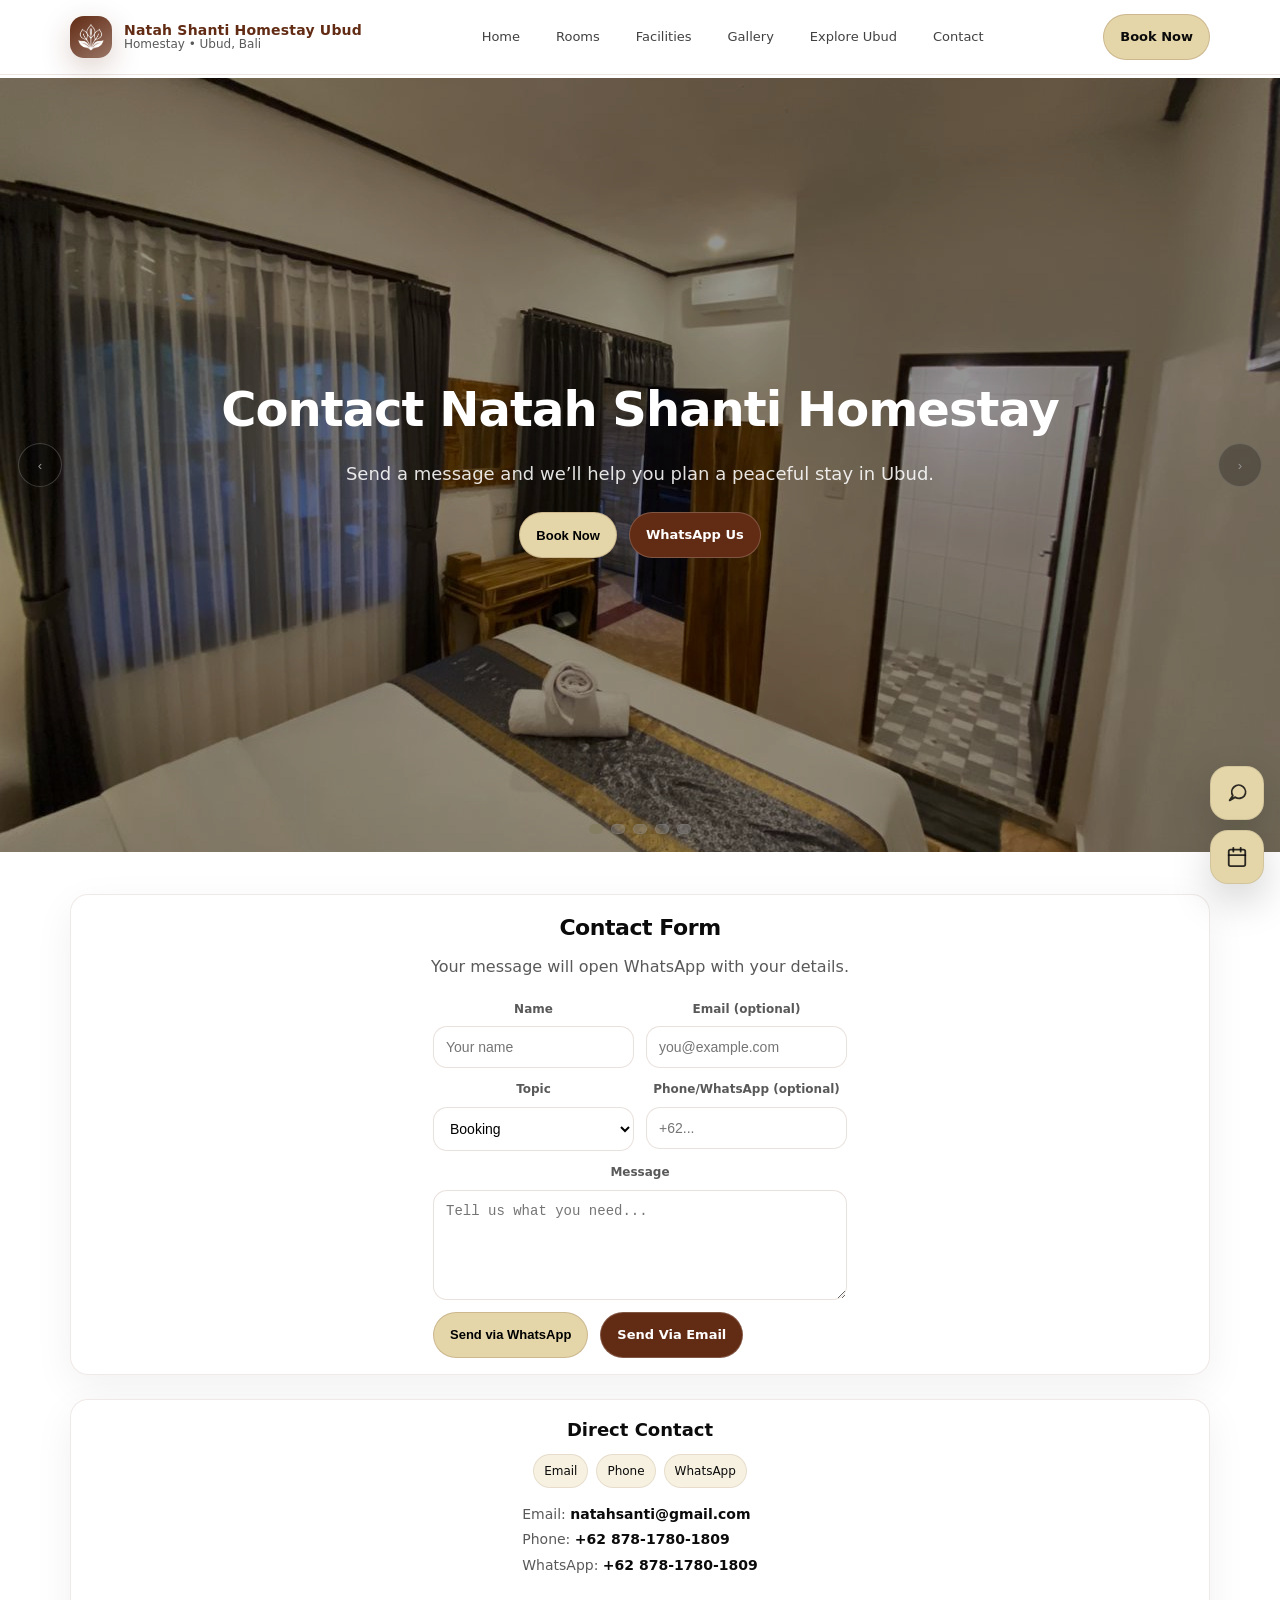
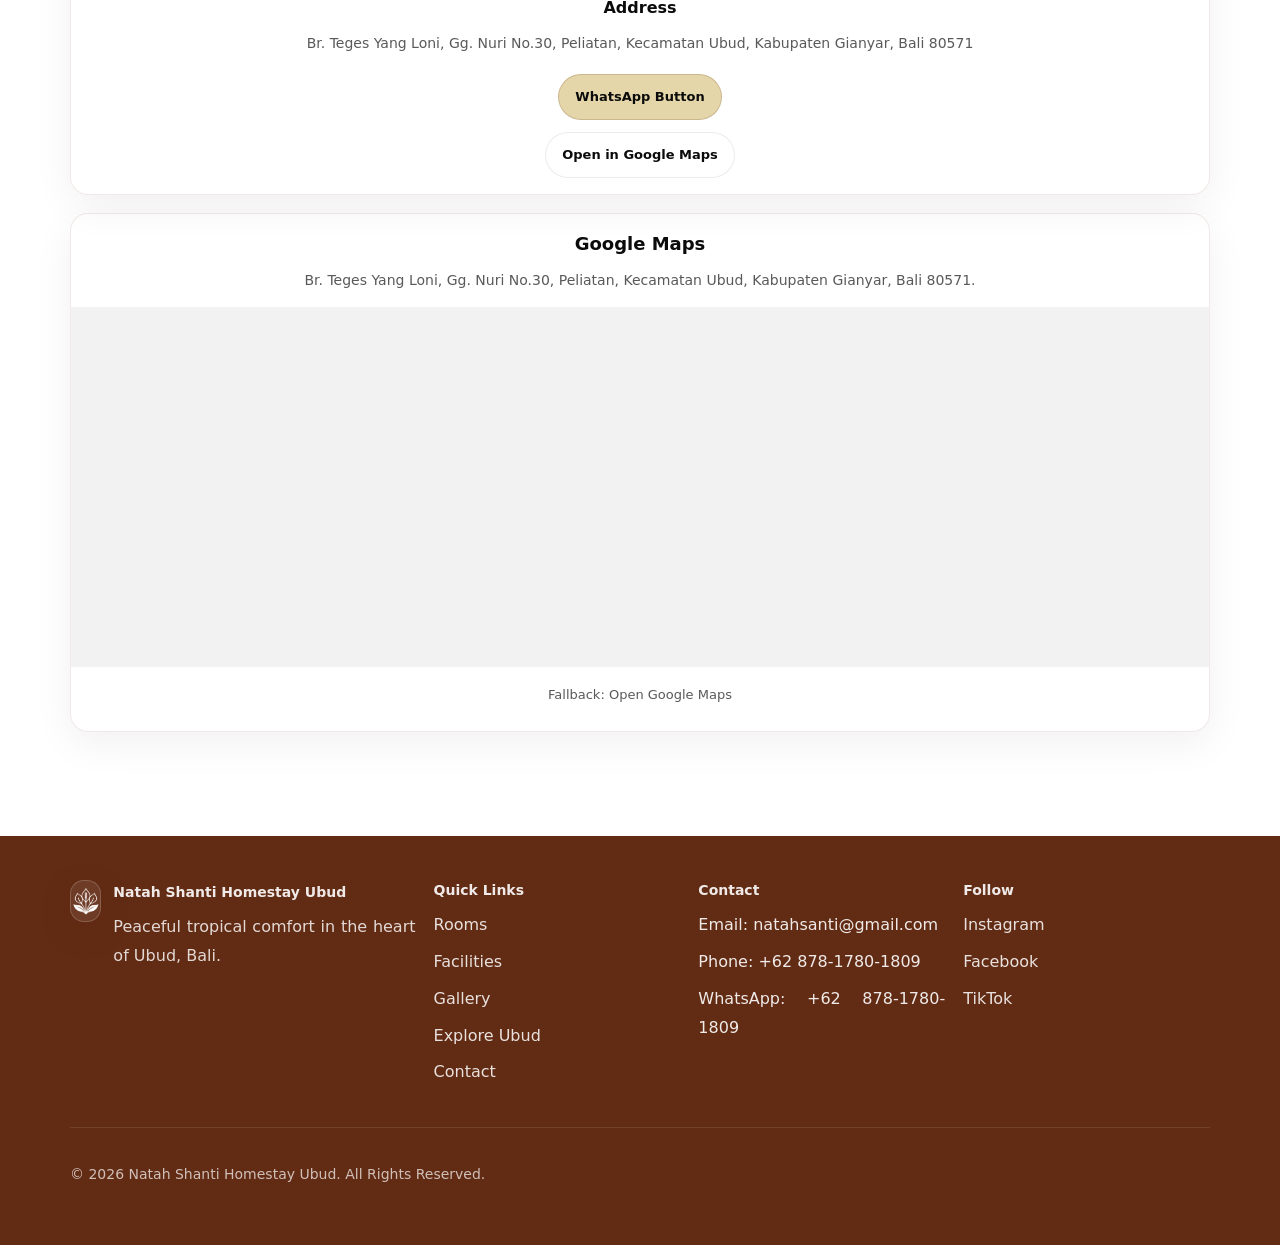
<file: contact.html>
<!doctype html>
<html lang="en">
  <head>
    <meta charset="utf-8" />
    <meta name="viewport" content="width=device-width, initial-scale=1" />
    <title>Contact | Natah Shanti Homestay Ubud</title>
    <meta name="description" content="Contact Natah Shanti Homestay Ubud. Send us a message on WhatsApp, email, or call. Find us in Ubud, Bali." />
    <meta property="og:title" content="Contact | Natah Shanti Homestay Ubud" />
    <meta property="og:description" content="Contact Natah Shanti Homestay Ubud." />
    <link rel="stylesheet" href="css/styles.css" />
  </head>
  <body data-whatsapp-phone="6287817801809">
    <script>
      document.documentElement.setAttribute("data-whatsapp-phone", "6287817801809");
    </script>

    <header class="site-header">
      <div class="container">
        <div class="navbar">
          <a class="brand" href="index.html" aria-label="Natah Shanti Homestay Ubud">
            <span class="brand-mark" aria-hidden="true">
              <img src="assets/images/logo.png" alt="Logo" width="28" height="28" />
            </span>
            <span class="brand-title">
              <strong>Natah Shanti Homestay Ubud</strong>
              <span>Homestay • Ubud, Bali</span>
            </span>
          </a>

          <nav class="nav-links" aria-label="Primary navigation">
            <a href="index.html" data-nav-link>Home</a>
            <a href="rooms.html" data-nav-link>Rooms</a>
            <a href="facilities.html" data-nav-link>Facilities</a>
            <a href="gallery.html" data-nav-link>Gallery</a>
            <a href="explore-ubud.html" data-nav-link>Explore Ubud</a>
            <a href="contact.html" data-nav-link>Contact</a>
          </nav>

          <div class="nav-cta">
            <a class="btn btn-primary" href="#" data-nav-link data-book-now>Book Now</a>
            <button class="hamburger" data-hamburger aria-label="Open menu"><span></span><span></span><span></span></button>
          </div>
        </div>
      </div>

      <div class="mobile-drawer" data-drawer aria-hidden="true">
        <div class="container">
          <div class="drawer-inner">
            <a href="rooms.html" data-nav-link>Rooms</a>
            <a href="facilities.html" data-nav-link>Facilities</a>
            <a href="gallery.html" data-nav-link>Gallery</a>
            <a href="explore-ubud.html" data-nav-link>Explore Ubud</a>
            <a href="contact.html" data-nav-link>Contact</a>
          </div>
        </div>
      </div>
    </header>

    <main>
      <section class="hero" aria-label="Contact hero">
        <div class="hero-media hero-carousel" data-hero-carousel data-autoplay="4000">
          <div class="hero-slide is-active">
            <div class="hero-slide-bg"><img loading="lazy" alt="Ubud welcome" src="assets/images/contact/hero-1.jpg" onerror="this.style.display = 'none'" /></div>
          </div>
          <div class="hero-slide">
            <div class="hero-slide-bg"><img loading="lazy" alt="Tropical garden" src="assets/images/contact/hero-2.jpg" onerror="this.style.display = 'none'" /></div>
          </div>
          <div class="hero-slide">
            <div class="hero-slide-bg"><img loading="lazy" alt="Balinese decor" src="assets/images/contact/hero-3.jpg" onerror="this.style.display = 'none'" /></div>
          </div>
          <div class="hero-slide">
            <div class="hero-slide-bg"><img loading="lazy" alt="Ubud nature" src="assets/images/contact/hero-4.jpg" onerror="this.style.display = 'none'" /></div>
          </div>
          <div class="hero-slide">
            <div class="hero-slide-bg"><img loading="lazy" alt="Homestay exterior" src="assets/images/contact/hero-5.jpg" onerror="this.style.display = 'none'" /></div>
          </div>

          <div class="carousel-nav">
            <button class="carousel-arrow prev" type="button" aria-label="Previous slide" data-prev>‹</button>
            <button class="carousel-arrow next" type="button" aria-label="Next slide" data-next>›</button>
            <div class="carousel-dots" data-dots></div>
          </div>
        </div>

        <div class="hero-overlay"></div>
        <div class="container hero-content">
          <h1 style="text-align: center">Contact Natah Shanti Homestay</h1>
          <p style="text-align: center">Send a message and we’ll help you plan a peaceful stay in Ubud.</p>
          <div class="hero-actions">
            <button class="btn btn-primary" type="button" data-book-now>Book Now</button>
            <a class="btn btn-forest" href="#" data-whatsapp-btn data-wa-message="Hi! I want to book a stay at Natah Shanti Homestay Ubud.">WhatsApp Us</a>
          </div>
        </div>
      </section>

      <section class="section" style="padding-top: 42px">
        <div class="container">
          <!-- Contact Form (left/top on desktop, full width on mobile) -->
          <div class="cards-grid" style="grid-template-columns: repeat(12, 1fr); align-items: stretch">
            <div class="card" style="grid-column: span 12">
              <div class="card-body">
                <h2 style="margin: 0 0 8px; font-size: 22px; letter-spacing: -0.02em">Contact Form</h2>

                <p style="margin: 0 0 18px; color: var(--muted)">Your message will open WhatsApp with your details.</p>

                <form class="form" data-contact-form>
                  <div class="field"><label for="c-name">Name</label><input id="c-name" name="name" type="text" placeholder="Your name" required /></div>
                  <div class="field"><label for="c-email">Email (optional)</label><input id="c-email" name="email" type="email" placeholder="you@example.com" /></div>
                  <div class="field">
                    <label for="c-topic">Topic</label>
                    <select id="c-topic" name="topic" required>
                      <option value="Booking" selected>Booking</option>
                      <option value="Facilities">Facilities</option>
                      <option value="Airport Transfer">Airport Transfer</option>
                      <option value="Tour Arrangement">Tour Arrangement</option>
                    </select>
                  </div>
                  <div class="field"><label for="c-phone">Phone/WhatsApp (optional)</label><input id="c-phone" name="phone" type="tel" placeholder="+62..." /></div>
                  <div class="field" style="grid-column: 1/-1">
                    <label for="c-msg">Message</label>
                    <textarea id="c-msg" name="message" placeholder="Tell us what you need..." required></textarea>
                  </div>
                  <div class="form-actions">
                    <button class="btn btn-primary" type="submit">Send via WhatsApp</button>
                    <a class="btn btn-forest" href="mailto:natahsanti@gmail.com">Send Via Email</a>
                  </div>
                </form>
              </div>
            </div>

            <!-- Direct Contact (right/top on desktop, full width on mobile) -->
            <div class="card" style="grid-column: span 12">
              <div class="card-body">
                <h2 style="margin: 0 0 10px; font-size: 18px">Direct Contact</h2>

                <div class="meta-row" style="margin-bottom: 14px">
                  <span class="pill">Email</span>
                  <span class="pill">Phone</span>
                  <span class="pill">WhatsApp</span>
                </div>
                <p style="margin: 0; color: var(--muted); font-size: 14px">
                  Email: <strong style="color: var(--text)">natahsanti@gmail.com</strong><br />

                  Phone: <strong style="color: var(--text)">+62 878-1780-1809</strong><br />
                  WhatsApp: <strong style="color: var(--text)">+62 878-1780-1809</strong>
                </p>

                <div style="height: 18px"></div>
                <h3 style="margin: 0 0 10px; font-size: 16px">Address</h3>
                <p style="margin: 0; color: var(--muted); font-size: 14px">
                  Br. Teges Yang Loni, Gg. Nuri No.30, Peliatan, Kecamatan Ubud, Kabupaten Gianyar, Bali 80571
                  <br />
                </p>

                <div style="height: 18px"></div>
                <a class="btn btn-primary" href="#" data-whatsapp-btn data-wa-message="Hi! I want to contact Natah Shanti Homestay Ubud. Please help me.">WhatsApp Button</a>
                <div style="height: 12px"></div>
                <a class="btn" href="https://www.google.com/maps" target="_blank" rel="noopener">Open in Google Maps</a>
              </div>
            </div>
          </div>

          <div style="height: 18px"></div>

          <!-- Google Maps (full width) -->
          <div class="card" style="overflow: hidden">
            <div class="card-body" style="padding: 16px 16px 0">
              <h2 style="margin: 0 0 10px; font-size: 18px">Google Maps</h2>
              <p style="margin: 0 0 14px; color: var(--muted); font-size: 14px">Br. Teges Yang Loni, Gg. Nuri No.30, Peliatan, Kecamatan Ubud, Kabupaten Gianyar, Bali 80571.</p>
            </div>
            <div style="width: 100%; height: 360px; background: #f2f2f2">
              <iframe
                src="https://www.google.com/maps/embed?pb=!1m18!1m12!1m3!1d3945.7822944850923!2d115.26841181083596!3d-8.520505986267747!2m3!1f0!2f0!3f0!3m2!1i1024!2i768!4f13.1!3m3!1m2!1s0x2dd23dfd43befe5d%3A0xb1c67976af18bc94!2sNatah%20Shanti%20Homestay!5e0!3m2!1sen!2sid!4v1781097021656!5m2!1sen!2sid"
                width="100%"
                height="100%"
                style="border: 0"
                allowfullscreen=""
                loading="lazy"
                referrerpolicy="no-referrer-when-downgrade"
              ></iframe>
            </div>
            <div class="card-body">
              <p style="margin: 0 0 8px; color: var(--muted); font-size: 13px">Fallback: <a href="https://www.google.com/maps" target="_blank" rel="noopener">Open Google Maps</a></p>
            </div>
          </div>
        </div>
      </section>
    </main>

    <div class="sticky-book" aria-label="Quick booking actions">
      <a class="fab" data-whatsapp-btn data-wa-message="Hi! I want to book a stay at Natah Shanti Homestay Ubud." aria-label="WhatsApp booking" href="https://wa.me/6287817801809">
        <svg width="22" height="22" viewBox="0 0 24 24" fill="none" stroke="rgba(11,11,11,.85)" stroke-width="2" stroke-linecap="round" stroke-linejoin="round">
          <path d="M20.05 15.05a7.5 7.5 0 0 1-9.95 1.5L4 20l3.45-5.1a7.5 7.5 0 1 1 12.6.15Z"></path>
        </svg>
      </a>
      <div class="fab-label" style="display: none">Book Now</div>
      <button class="fab" type="button" aria-label="Book Now" onclick="document.querySelector('[data-book-now]')?.click()">
        <svg width="22" height="22" viewBox="0 0 24 24" fill="none" stroke="rgba(11,11,11,.85)" stroke-width="2" stroke-linecap="round" stroke-linejoin="round">
          <rect x="3" y="4" width="18" height="18" rx="2" ry="2"></rect>
          <line x1="16" y1="2" x2="16" y2="6"></line>
          <line x1="8" y1="2" x2="8" y2="6"></line>
          <line x1="3" y1="10" x2="21" y2="10"></line>
        </svg>
      </button>
    </div>

    <!-- Booking Modal -->
    <div class="modal" data-book-modal>
      <div class="modal-card" role="dialog" aria-modal="true" aria-label="Booking form">
        <div class="modal-head">
          <strong>Book Your Stay</strong>
          <button class="modal-close" type="button" data-book-close aria-label="Close booking form">✕</button>
        </div>
        <div class="modal-body">
          <p style="margin-top: 0; color: var(--muted); font-size: 14px">Reservation request form. Submitting will open WhatsApp with your details.</p>
          <div style="font-weight: 900; color: var(--brand-forest); margin-bottom: 10px">Room: <span data-book-room>—</span></div>
          <form class="form" data-book-form>
            <div class="field">
              <label for="name">Name</label>
              <input id="name" name="name" type="text" placeholder="Your name" required />
            </div>
            <div class="field">
              <label for="email">Email</label>
              <input id="email" name="email" type="email" placeholder="you@example.com" />
            </div>

            <div class="field">
              <label for="guests">Guests</label>
              <select id="guests" name="guests" required>
                <option value="1">1 guest</option>
                <option value="2" selected>2 guests</option>
                <option value="3">3 guests</option>
                <option value="4">4 guests</option>
              </select>
            </div>
            <div class="field">
              <label for="checkin">Check-in</label>
              <input id="checkin" name="checkin" type="date" required />
            </div>
            <div class="field">
              <label for="checkout">Check-out</label>
              <input id="checkout" name="checkout" type="date" required />
            </div>
            <div class="field" style="grid-column: 1/-1">
              <label for="note">Note (optional)</label>
              <textarea id="note" name="note" placeholder="Any preferences or questions?"></textarea>
            </div>
            <div class="form-actions">
              <button class="btn btn-primary" type="submit">Send via WhatsApp</button>
              <a class="btn btn-forest" href="mailto:natahsanti@gmail.com">Send Via Email</a>
            </div>
          </form>
        </div>
      </div>
    </div>
    <footer class="site-footer">
      <div class="container">
        <div class="footer-grid">
          <div>
            <div class="footer-brand">
              <span class="brand-mark" aria-hidden="true" style="background: rgba(255, 255, 255, 0.08); border: 1px solid rgba(255, 255, 255, 0.18)">
                <img src="assets/images/logo.png" alt="Logo" width="28" height="28" />
              </span>
              <div>
                <h3 style="margin-top: 2px">Natah Shanti Homestay Ubud</h3>
                <p>Peaceful tropical comfort in the heart of Ubud, Bali.</p>
              </div>
            </div>
          </div>

          <div>
            <h3>Quick Links</h3>
            <p style="margin: 0; display: flex; flex-direction: column; gap: 8px">
              <a href="rooms.html">Rooms</a>
              <a href="facilities.html">Facilities</a>
              <a href="gallery.html">Gallery</a>
              <a href="explore-ubud.html">Explore Ubud</a>
              <a href="contact.html">Contact</a>
            </p>
          </div>

          <div>
            <h3>Contact</h3>
            <p style="margin: 0; display: flex; flex-direction: column; gap: 8px">
              <span>Email: natahsanti@gmail.com</span>

              <span>Phone: +62 878-1780-1809</span>
              <span>WhatsApp: +62 878-1780-1809</span>
            </p>
          </div>

          <div>
            <h3>Follow</h3>
            <p style="margin: 0; display: flex; flex-direction: column; gap: 8px">
              <a href="#">Instagram</a>
              <a href="#">Facebook</a>
              <a href="#">TikTok</a>
            </p>
            <!-- <p style="margin-top: 14px; color: rgba(255, 255, 255, 0.75); font-size: 12px">© <span id="year"></span> Natah Shanti Homestay Ubud</p> -->
          </div>
        </div>
        <div class="footer-bottom" style="text-align: center">
          <p>© <span id="year"></span> Natah Shanti Homestay Ubud. All Rights Reserved.</p>
        </div>
      </div>
    </footer>

    <script>
      document.getElementById("year").textContent = new Date().getFullYear();
      // Contact form -> WhatsApp
      (function () {
        const form = document.querySelector("[data-contact-form]");
        if (!form) return;
        form.addEventListener("submit", (e) => {
          e.preventDefault();
          const fd = new FormData(form);
          const name = fd.get("name") || "";
          const email = fd.get("email") || "";
          const topic = fd.get("topic") || "";
          const phone = fd.get("phone") || "";
          const message = fd.get("message") || "";

          const phoneAttr = document.documentElement.getAttribute("data-whatsapp-phone") || "";
          if (!phoneAttr) {
            alert("Set your WhatsApp phone number in each page HTML: data-whatsapp-phone");
            return;
          }

          const text =
            `Hello Natah Shanti Homestay Ubud!%0A%0A` +
            `Name: ${encodeURIComponent(name)}%0A` +
            `Email: ${encodeURIComponent(email)}%0A` +
            `Topic: ${encodeURIComponent(topic)}%0A` +
            `Phone: ${encodeURIComponent(phone)}%0A%0A` +
            `Message: ${encodeURIComponent(message)}%0A`;
          const url = `https://wa.me/${phoneAttr}?text=${text}`;
          window.open(url, "_blank");
        });
      })();
    </script>

    <script src="js/main.js" defer></script>
  </body>
</html>
</file>
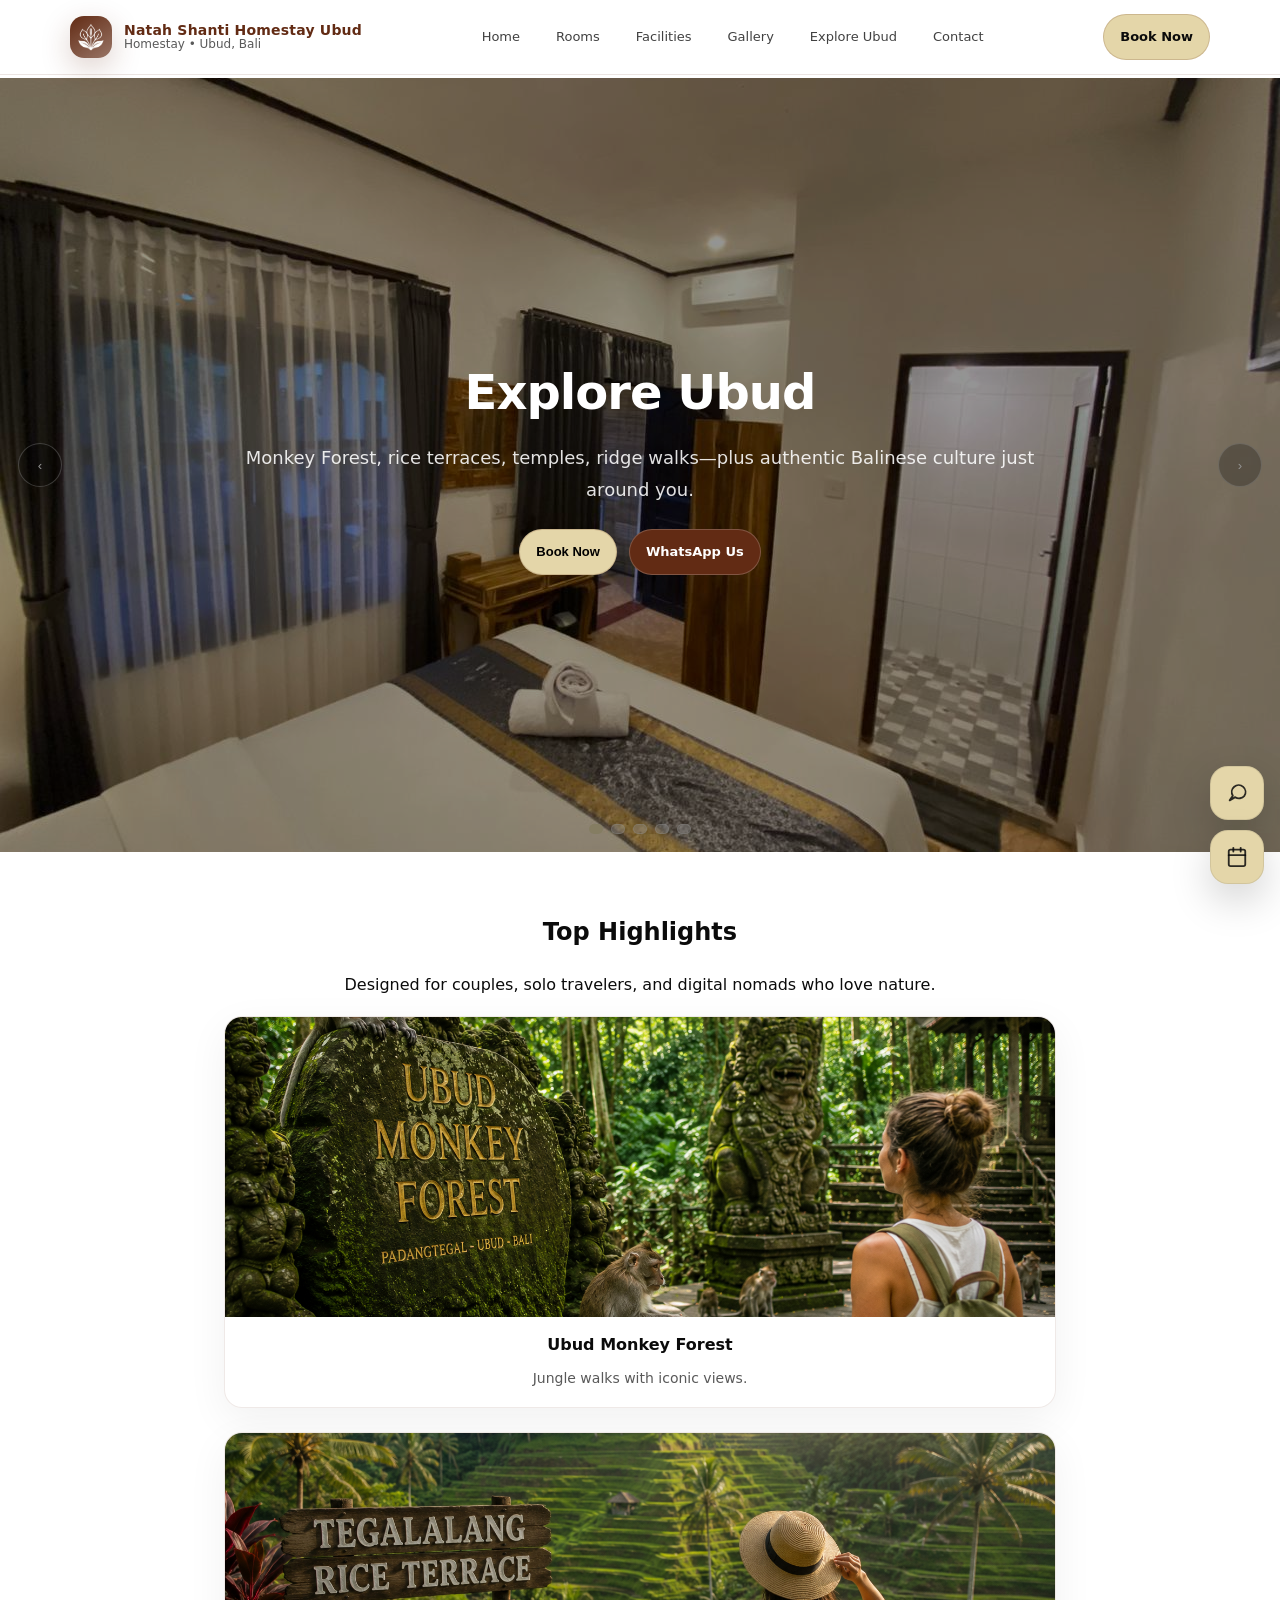
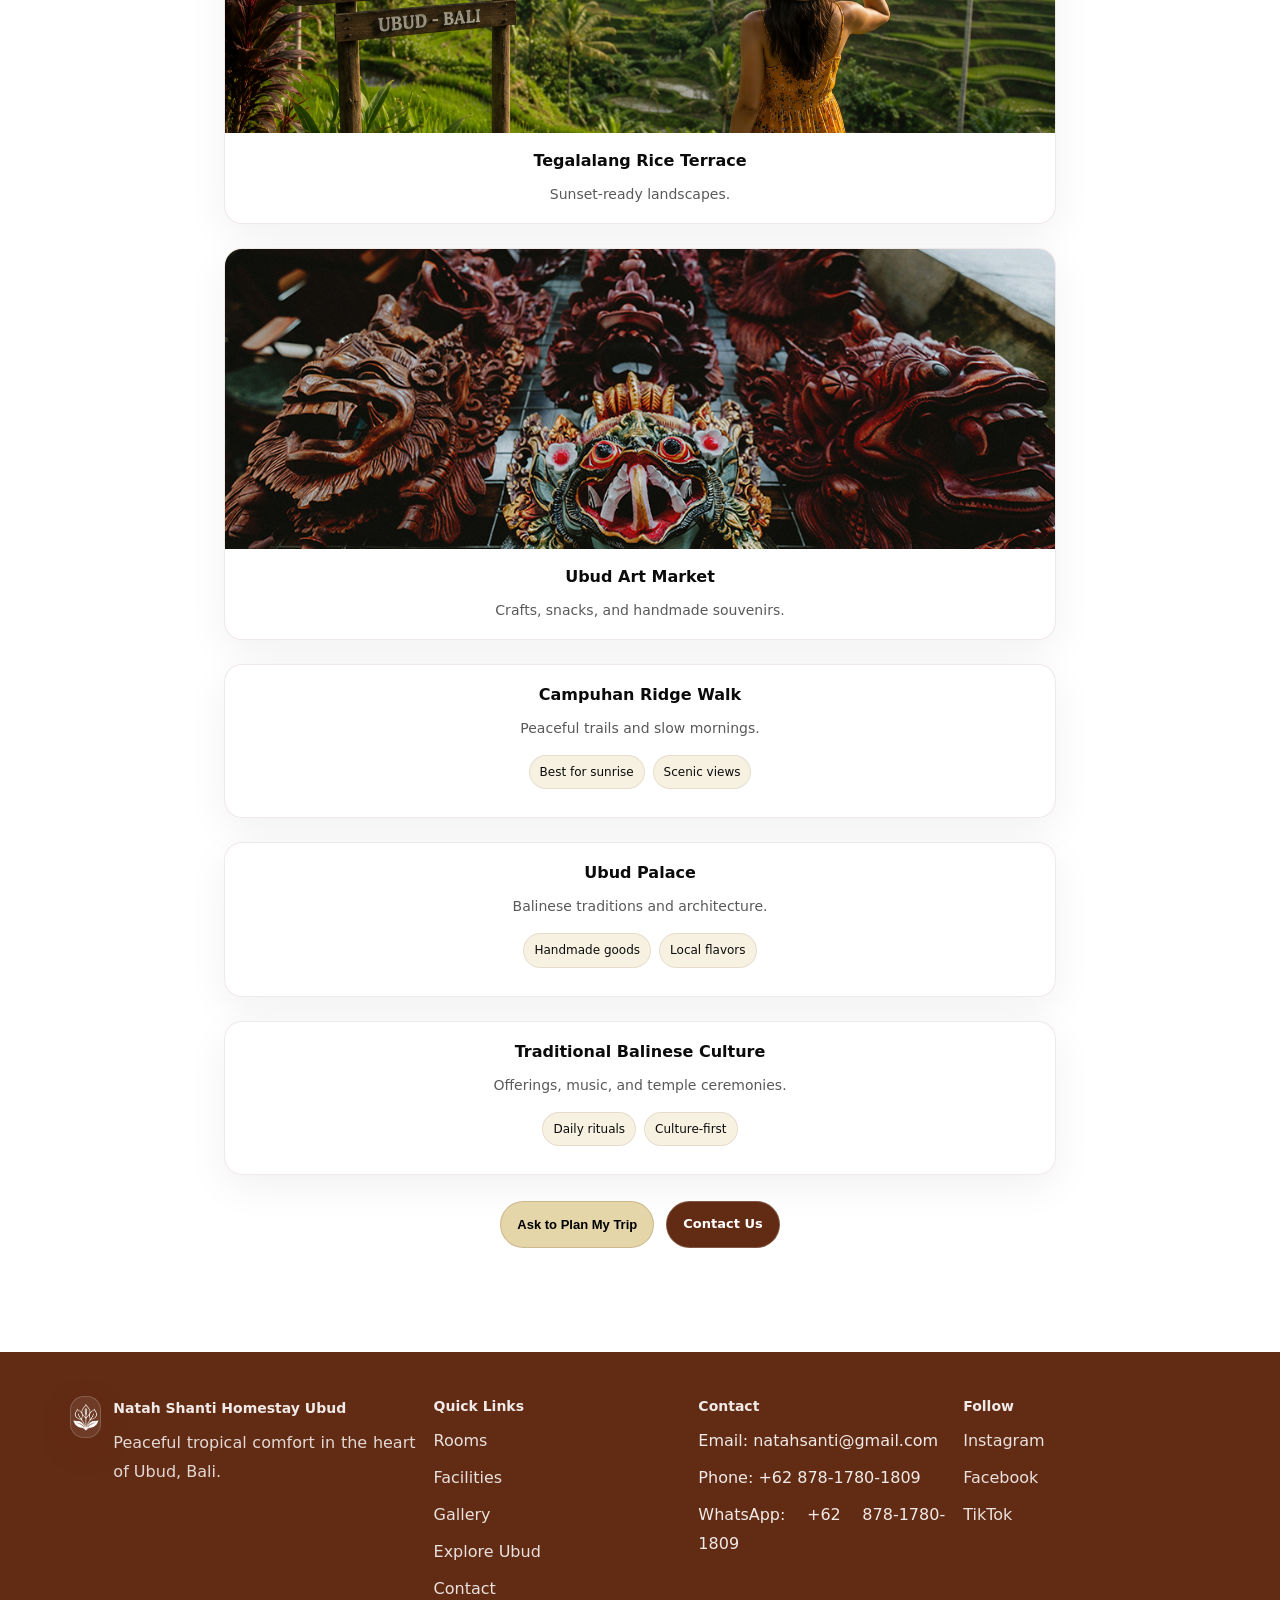
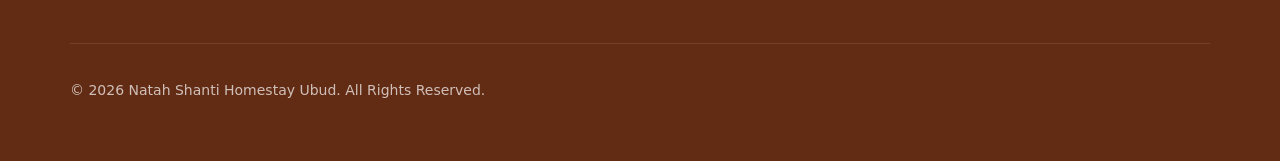
<file: explore-ubud.html>
<!doctype html>
<html lang="en">
  <head>
    <meta charset="utf-8" />
    <meta name="viewport" content="width=device-width, initial-scale=1" />
    <title>Explore Ubud | Natah Shanti Homestay Ubud</title>
    <meta name="description" content="Explore Ubud attractions near Natah Shanti Homestay Ubud: Monkey Forest, Rice Terraces, Ubud Palace, Ridge Walk, local markets and Balinese culture." />
    <meta property="og:title" content="Explore Ubud | Natah Shanti Homestay Ubud" />
    <meta property="og:description" content="Explore Ubud attractions near Natah Shanti Homestay Ubud." />
    <link rel="stylesheet" href="css/styles.css" />
  </head>
  <body data-whatsapp-phone="6287817801809">
    <script>
      document.documentElement.setAttribute("data-whatsapp-phone", "6287817801809");
    </script>

    <header class="site-header">
      <div class="container">
        <div class="navbar">
          <a class="brand" href="index.html" aria-label="Natah Shanti Homestay Ubud">
            <span class="brand-mark" aria-hidden="true">
              <img src="assets/images/logo.png" alt="Logo" width="28" height="28" />
            </span>
            <span class="brand-title">
              <strong>Natah Shanti Homestay Ubud</strong>
              <span>Homestay • Ubud, Bali</span>
            </span>
          </a>

          <nav class="nav-links" aria-label="Primary navigation">
            <a href="index.html" data-nav-link>Home</a>
            <a href="rooms.html" data-nav-link>Rooms</a>
            <a href="facilities.html" data-nav-link>Facilities</a>
            <a href="gallery.html" data-nav-link>Gallery</a>
            <a href="explore-ubud.html" data-nav-link>Explore Ubud</a>
            <a href="contact.html" data-nav-link>Contact</a>
          </nav>

          <div class="nav-cta">
            <a class="btn btn-primary" href="#" data-nav-link data-book-now>Book Now</a>
            <button class="hamburger" data-hamburger aria-label="Open menu"><span></span><span></span><span></span></button>
          </div>
        </div>
      </div>

      <div class="mobile-drawer" data-drawer aria-hidden="true">
        <div class="container">
          <div class="drawer-inner">
            <a href="rooms.html" data-nav-link>Rooms</a>
            <a href="facilities.html" data-nav-link>Facilities</a>
            <a href="gallery.html" data-nav-link>Gallery</a>
            <a href="explore-ubud.html" data-nav-link>Explore Ubud</a>
            <a href="contact.html" data-nav-link>Contact</a>
          </div>
        </div>
      </div>
    </header>

    <main>
      <section class="hero" aria-label="Explore Ubud hero">
        <div class="hero-media hero-carousel" data-hero-carousel data-autoplay="4000">
          <div class="hero-slide is-active">
            <div class="hero-slide-bg"><img loading="lazy" alt="Ubud nature" src="assets/images/ubud/hero-1.jpg" onerror="this.style.display = 'none'" /></div>
          </div>
          <div class="hero-slide">
            <div class="hero-slide-bg"><img loading="lazy" alt="Ubud rice terraces" src="assets/images/ubud/hero-2.jpg" onerror="this.style.display = 'none'" /></div>
          </div>
          <div class="hero-slide">
            <div class="hero-slide-bg"><img loading="lazy" alt="Ubud temple" src="assets/images/ubud/hero-3.jpg" onerror="this.style.display = 'none'" /></div>
          </div>
          <div class="hero-slide">
            <div class="hero-slide-bg"><img loading="lazy" alt="Ubud culture" src="assets/images/ubud/hero-4.jpg" onerror="this.style.display = 'none'" /></div>
          </div>
          <div class="hero-slide">
            <div class="hero-slide-bg"><img loading="lazy" alt="Ubud markets" src="assets/images/ubud/hero-5.jpg" onerror="this.style.display = 'none'" /></div>
          </div>

          <div class="carousel-nav">
            <button class="carousel-arrow prev" type="button" aria-label="Previous slide" data-prev>‹</button>
            <button class="carousel-arrow next" type="button" aria-label="Next slide" data-next>›</button>
            <div class="carousel-dots" data-dots></div>
          </div>
        </div>

        <div class="hero-overlay"></div>
        <div class="container hero-content">
          <h1>Explore Ubud</h1>
          <p style="text-align: center">Monkey Forest, rice terraces, temples, ridge walks—plus authentic Balinese culture just around you.</p>
          <div class="hero-actions">
            <button class="btn btn-primary" type="button" data-book-now>Book Now</button>
            <a class="btn btn-forest" href="#" data-whatsapp-btn data-wa-message="Hi! I want to book a stay in Ubud. You can help me plan local attractions too!">WhatsApp Us</a>
          </div>
        </div>
      </section>

      <section class="section" style="padding-top: 42px">
        <div class="container">
          <h2 style="text-align: center">Top Highlights</h2>
          <p style="text-align: center">Designed for couples, solo travelers, and digital nomads who love nature.</p>

          <div class="cards-grid" role="list">
            <article class="card" role="listitem" style="grid-column: span 4">
              <div class="card-media">
                <img loading="lazy" alt="Ubud Monkey Forest" src="assets/images/ubud/card-monkey.jpg" onerror="this.style.display = 'none'" />
              </div>
              <div class="card-body">
                <h3>Ubud Monkey Forest</h3>
                <p style="margin: 0; color: var(--muted); font-size: 14px">Jungle walks with iconic views.</p>
              </div>
            </article>

            <article class="card" role="listitem" style="grid-column: span 4">
              <div class="card-media">
                <img loading="lazy" alt="Tegalalang Rice Terrace" src="assets/images/ubud/card-rice.jpg" onerror="this.style.display = 'none'" />
              </div>
              <div class="card-body">
                <h3>Tegalalang Rice Terrace</h3>
                <p style="margin: 0; color: var(--muted); font-size: 14px">Sunset-ready landscapes.</p>
              </div>
            </article>

            <article class="card" role="listitem" style="grid-column: span 4">
              <div class="card-media">
                <img loading="lazy" alt="Ubud Palace" src="assets/images/ubud/ubud-market.jpg" onerror="this.style.display = 'none'" />
              </div>
              <div class="card-body">
                <h3>Ubud Art Market</h3>
                <p style="margin: 0; color: var(--muted); font-size: 14px">Crafts, snacks, and handmade souvenirs.</p>
              </div>
            </article>

            <article class="card" role="listitem" style="grid-column: span 4">
              <div class="card-body" style="padding-top: 18px">
                <h3>Campuhan Ridge Walk</h3>
                <p style="margin: 0; color: var(--muted); font-size: 14px">Peaceful trails and slow mornings.</p>
                <div style="height: 14px"></div>
                <div class="meta-row">
                  <span class="pill">Best for sunrise</span>
                  <span class="pill">Scenic views</span>
                </div>
              </div>
            </article>

            <article class="card" role="listitem" style="grid-column: span 4">
              <div class="card-body" style="padding-top: 18px">
                <h3>Ubud Palace</h3>
                <p style="margin: 0; color: var(--muted); font-size: 14px">Balinese traditions and architecture.</p>
                <div style="height: 14px"></div>
                <div class="meta-row">
                  <span class="pill">Handmade goods</span>
                  <span class="pill">Local flavors</span>
                </div>
              </div>
            </article>

            <article class="card" role="listitem" style="grid-column: span 4">
              <div class="card-body" style="padding-top: 18px">
                <h3>Traditional Balinese Culture</h3>
                <p style="margin: 0; color: var(--muted); font-size: 14px">Offerings, music, and temple ceremonies.</p>
                <div style="height: 14px"></div>
                <div class="meta-row">
                  <span class="pill">Daily rituals</span>
                  <span class="pill">Culture-first</span>
                </div>
              </div>
            </article>
          </div>

          <div style="height: 26px"></div>
          <div style="display: flex; gap: 12px; flex-wrap: wrap; justify-content: center">
            <button class="btn btn-primary" type="button" data-book-now>Ask to Plan My Trip</button>
            <a class="btn btn-forest" href="contact.html">Contact Us</a>
          </div>
        </div>
      </section>
    </main>

    <div class="sticky-book" aria-label="Quick booking actions">
      <a class="fab" data-whatsapp-btn data-wa-message="Hi! I want to book a stay in Ubud." aria-label="WhatsApp booking" href="https://wa.me/6287817801809">
        <svg width="22" height="22" viewBox="0 0 24 24" fill="none" stroke="rgba(11,11,11,.85)" stroke-width="2" stroke-linecap="round" stroke-linejoin="round">
          <path d="M20.05 15.05a7.5 7.5 0 0 1-9.95 1.5L4 20l3.45-5.1a7.5 7.5 0 1 1 12.6.15Z"></path>
        </svg>
      </a>
      <div class="fab-label" style="display: none">Book Now</div>
      <button class="fab" type="button" aria-label="Book Now" onclick="document.querySelector('[data-book-now]')?.click()">
        <svg width="22" height="22" viewBox="0 0 24 24" fill="none" stroke="rgba(11,11,11,.85)" stroke-width="2" stroke-linecap="round" stroke-linejoin="round">
          <rect x="3" y="4" width="18" height="18" rx="2" ry="2"></rect>
          <line x1="16" y1="2" x2="16" y2="6"></line>
          <line x1="8" y1="2" x2="8" y2="6"></line>
          <line x1="3" y1="10" x2="21" y2="10"></line>
        </svg>
      </button>
    </div>

    <div class="modal" data-book-modal>
      <div class="modal-card" role="dialog" aria-modal="true" aria-label="Booking form">
        <div class="modal-head">
          <strong>Book Your Stay</strong>
          <button class="modal-close" type="button" data-book-close aria-label="Close booking form">✕</button>
        </div>
        <div class="modal-body">
          <p style="margin-top: 0; color: var(--muted); font-size: 14px">Reservation request form. Submitting will open WhatsApp with your details.</p>
          <div style="font-weight: 900; color: var(--brand-forest); margin-bottom: 10px">Room: <span data-book-room>—</span></div>
          <form class="form" data-book-form>
            <div class="field"><label for="name">Name</label><input id="name" name="name" type="text" placeholder="Your name" required /></div>
            <div class="field"><label for="email">Email</label><input id="email" name="email" type="email" placeholder="you@example.com" /></div>

            <div class="field">
              <label for="guests">Guests</label
              ><select id="guests" name="guests" required>
                <option value="1">1 guest</option>
                <option value="2" selected>2 guests</option>
                <option value="3">3 guests</option>
                <option value="4">4 guests</option>
              </select>
            </div>
            <div class="field"><label for="checkin">Check-in</label><input id="checkin" name="checkin" type="date" required /></div>
            <div class="field"><label for="checkout">Check-out</label><input id="checkout" name="checkout" type="date" required /></div>
            <div class="field" style="grid-column: 1/-1">
              <label for="note">Note (optional)</label>
              <textarea id="note" name="note" placeholder="Any preferences or questions?"></textarea>
            </div>
            <div class="form-actions">
              <button class="btn btn-primary" type="submit">Send via WhatsApp</button>
              <a class="btn btn-forest" href="mailto:madededi539@gmail.com">Send Via Email</a>
            </div>
          </form>
        </div>
      </div>
    </div>

    <footer class="site-footer">
      <div class="container">
        <div class="footer-grid">
          <div>
            <div class="footer-brand">
              <span class="brand-mark" aria-hidden="true" style="background: rgba(255, 255, 255, 0.08); border: 1px solid rgba(255, 255, 255, 0.18)">
                <img src="assets/images/logo.png" alt="Logo" width="28" height="28" />
              </span>
              <div>
                <h3 style="margin-top: 2px">Natah Shanti Homestay Ubud</h3>
                <p>Peaceful tropical comfort in the heart of Ubud, Bali.</p>
              </div>
            </div>
          </div>

          <div>
            <h3>Quick Links</h3>
            <p style="margin: 0; display: flex; flex-direction: column; gap: 8px">
              <a href="rooms.html">Rooms</a>
              <a href="facilities.html">Facilities</a>
              <a href="gallery.html">Gallery</a>
              <a href="explore-ubud.html">Explore Ubud</a>
              <a href="contact.html">Contact</a>
            </p>
          </div>

          <div>
            <h3>Contact</h3>
            <p style="margin: 0; display: flex; flex-direction: column; gap: 8px">
              <span>Email: natahsanti@gmail.com</span>

              <span>Phone: +62 878-1780-1809</span>
              <span>WhatsApp: +62 878-1780-1809</span>
            </p>
          </div>

          <div>
            <h3>Follow</h3>
            <p style="margin: 0; display: flex; flex-direction: column; gap: 8px">
              <a href="#">Instagram</a>
              <a href="#">Facebook</a>
              <a href="#">TikTok</a>
            </p>
            <!-- <p style="margin-top: 14px; color: rgba(255, 255, 255, 0.75); font-size: 12px">© <span id="year"></span> Natah Shanti Homestay Ubud</p> -->
          </div>
        </div>
        <div class="footer-bottom" style="text-align: center">
          <p>© <span id="year"></span> Natah Shanti Homestay Ubud. All Rights Reserved.</p>
        </div>
      </div>
    </footer>

    <script>
      document.getElementById("year").textContent = new Date().getFullYear();
    </script>
    <script src="js/main.js" defer></script>
  </body>
</html>
</file>
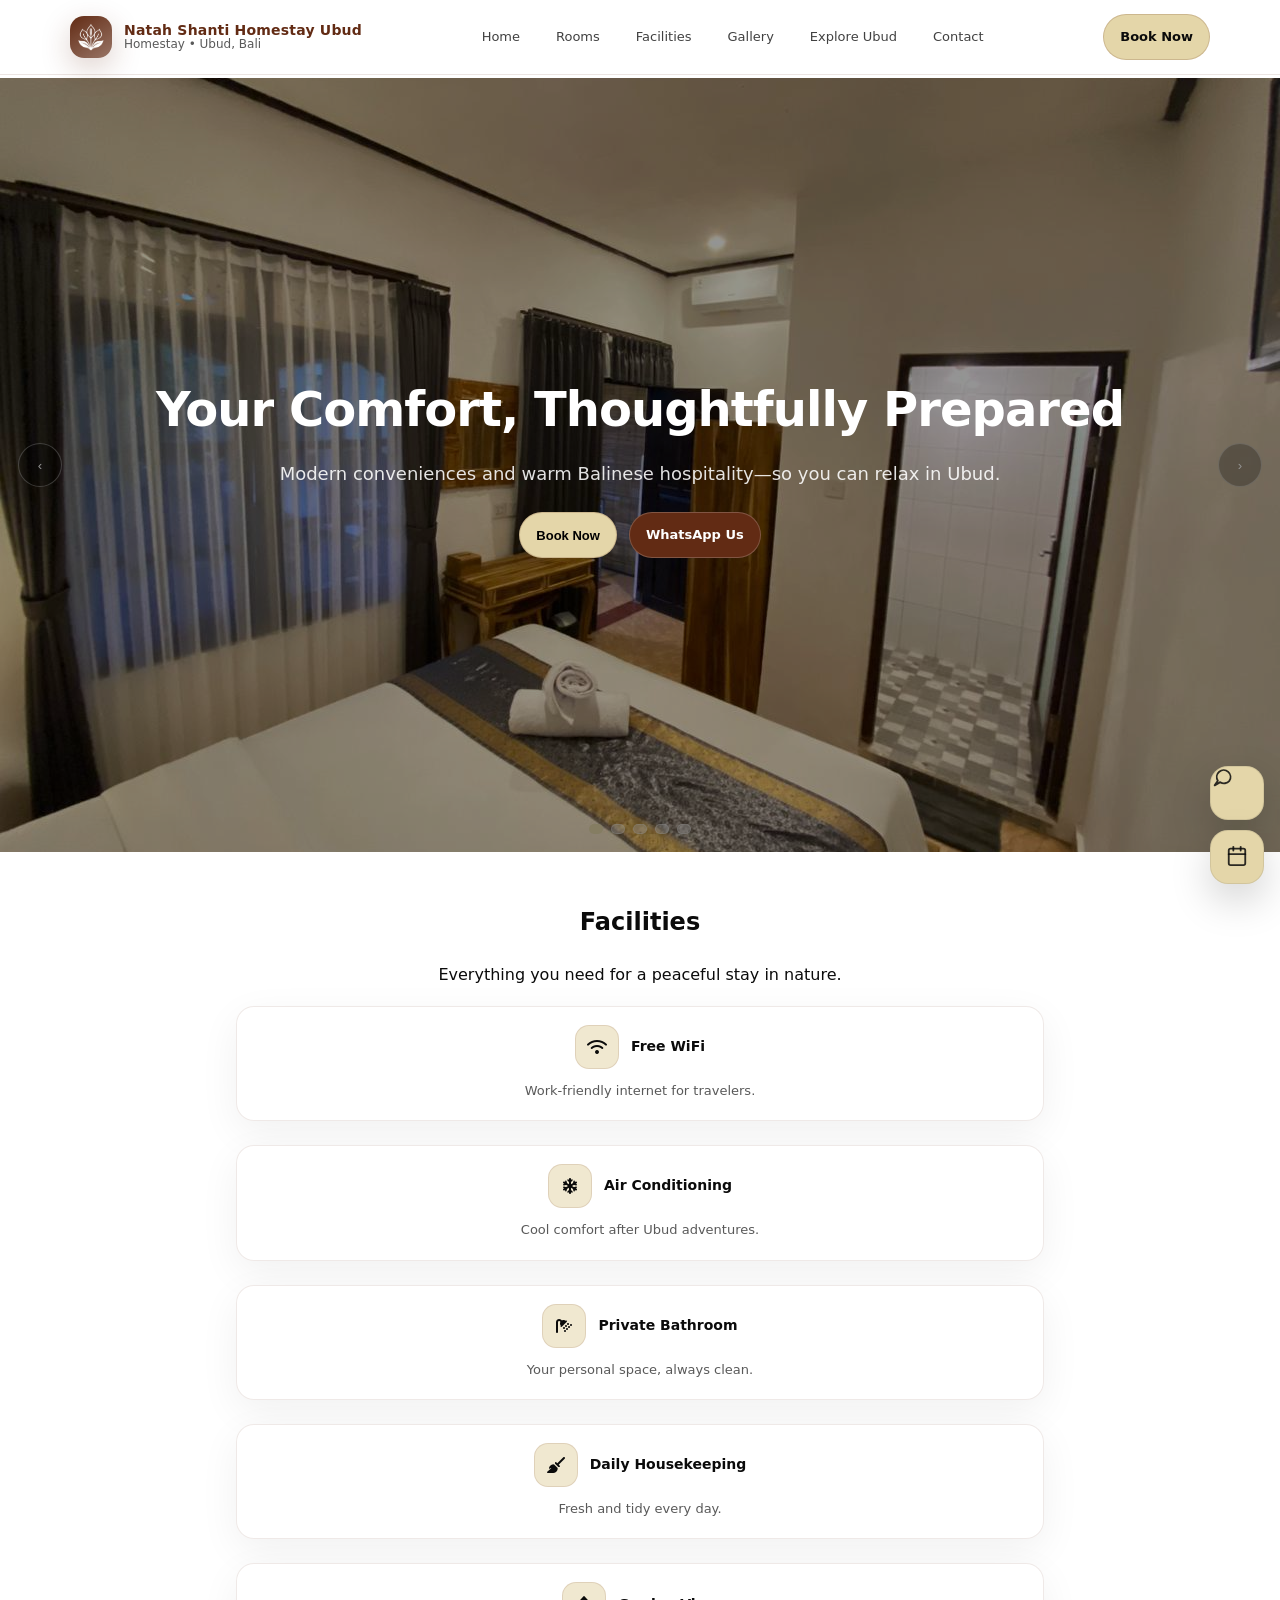
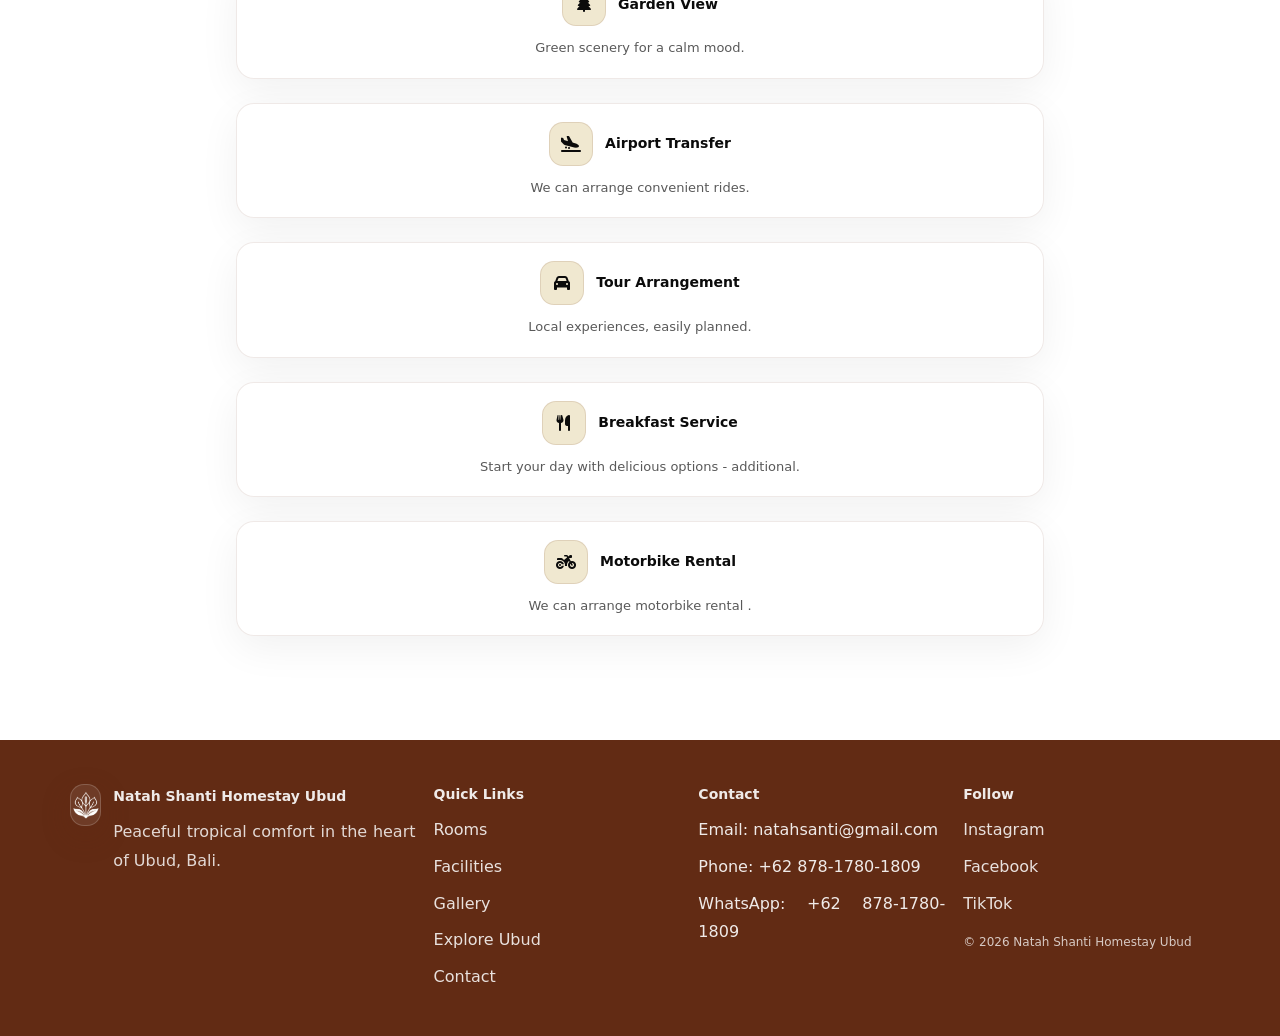
<file: facilities.html>
<!doctype html>
<html lang="en">
  <head>
    <meta charset="utf-8" />
    <meta name="viewport" content="width=device-width, initial-scale=1" />
    <title>Facilities | Natah Shanti Homestay Ubud</title>
    <meta name="description" content="Facilities at Natah Shanti Homestay Ubud: Free WiFi, Air Conditioning, Private Bathroom, Daily Housekeeping and more." />
    <meta property="og:title" content="Facilities | Natah Shanti Homestay Ubud" />
    <meta property="og:description" content="Facilities at Natah Shanti Homestay Ubud" />
    <link rel="stylesheet" href="css/styles.css" />
    <!-- Icon Library -->
    <link rel="stylesheet" href="https://cdnjs.cloudflare.com/ajax/libs/font-awesome/6.7.2/css/all.min.css" />
  </head>
  <body data-whatsapp-phone="6287817801809">
    <script>
      document.documentElement.setAttribute("data-whatsapp-phone", "6287817801809");
    </script>

    <header class="site-header">
      <div class="container">
        <div class="navbar">
          <a class="brand" href="index.html" aria-label="Natah Shanti Homestay Ubud">
            <span class="brand-mark" aria-hidden="true">
              <img src="assets/images/logo.png" alt="Logo" width="28" height="28" />
            </span>
            <span class="brand-title">
              <strong>Natah Shanti Homestay Ubud</strong>
              <span>Homestay • Ubud, Bali</span>
            </span>
          </a>
          <nav class="nav-links" aria-label="Primary navigation">
            <a href="index.html" data-nav-link>Home</a>
            <a href="rooms.html" data-nav-link>Rooms</a>
            <a href="facilities.html" data-nav-link>Facilities</a>
            <a href="gallery.html" data-nav-link>Gallery</a>
            <a href="explore-ubud.html" data-nav-link>Explore Ubud</a>
            <a href="contact.html" data-nav-link>Contact</a>
          </nav>
          <div class="nav-cta">
            <a class="btn btn-primary" href="#" data-nav-link data-book-now>Book Now</a>
            <button class="hamburger" data-hamburger aria-label="Open menu"><span></span><span></span><span></span></button>
          </div>
        </div>
      </div>
      <div class="mobile-drawer" data-drawer aria-hidden="true">
        <div class="container">
          <div class="drawer-inner">
            <a href="rooms.html" data-nav-link>Rooms</a>
            <a href="facilities.html" data-nav-link>Facilities</a>
            <a href="gallery.html" data-nav-link>Gallery</a>
            <a href="explore-ubud.html" data-nav-link>Explore Ubud</a>
            <a href="contact.html" data-nav-link>Contact</a>
          </div>
        </div>
      </div>
    </header>

    <main>
      <section class="hero" aria-label="Facilities hero">
        <div class="hero-media hero-carousel" data-hero-carousel data-autoplay="4000">
          <div class="hero-slide is-active">
            <div class="hero-slide-bg"><img loading="lazy" alt="Facility" src="assets/images/facilities/hero-1.jpg" onerror="this.style.display = 'none'" /></div>
          </div>
          <div class="hero-slide">
            <div class="hero-slide-bg"><img loading="lazy" alt="Facility" src="assets/images/facilities/hero-2.jpg" onerror="this.style.display = 'none'" /></div>
          </div>
          <div class="hero-slide">
            <div class="hero-slide-bg"><img loading="lazy" alt="Facility" src="assets/images/facilities/hero-3.jpg" onerror="this.style.display = 'none'" /></div>
          </div>
          <div class="hero-slide">
            <div class="hero-slide-bg"><img loading="lazy" alt="Facility" src="assets/images/facilities/hero-4.jpg" onerror="this.style.display = 'none'" /></div>
          </div>
          <div class="hero-slide">
            <div class="hero-slide-bg"><img loading="lazy" alt="Facility" src="assets/images/facilities/hero-5.jpg" onerror="this.style.display = 'none'" /></div>
          </div>

          <div class="carousel-nav">
            <button class="carousel-arrow prev" type="button" aria-label="Previous slide" data-prev>‹</button>
            <button class="carousel-arrow next" type="button" aria-label="Next slide" data-next>›</button>
            <div class="carousel-dots" data-dots></div>
          </div>
        </div>
        <div class="hero-overlay"></div>
        <div class="container hero-content">
          <h1>Your Comfort, Thoughtfully Prepared</h1>
          <p style="text-align: center">Modern conveniences and warm Balinese hospitality—so you can relax in Ubud.</p>
          <div class="hero-actions">
            <button class="btn btn-primary" type="button" data-book-now>Book Now</button>
            <a class="btn btn-forest" href="#" data-whatsapp-btn data-wa-message="Hi! I want to book a stay at Natah Shanti Homestay Ubud.">WhatsApp Us</a>
          </div>
        </div>
      </section>

      <section class="section" style="padding-top: 32px">
        <div class="container">
          <h2 style="text-align: center">Facilities</h2>
          <p style="text-align: center">Everything you need for a peaceful stay in nature.</p>

          <div class="cards-grid" role="list">
            <div class="icon-card" role="listitem">
              <div class="icon-top">
                <span class="icon-badge">
                  <i class="fa-solid fa-wifi"></i>
                </span>
                <h3>Free WiFi</h3>
              </div>
              <p>Work-friendly internet for travelers.</p>
            </div>
            <div class="icon-card" role="listitem">
              <div class="icon-top">
                <span class="icon-badge">
                  <i class="fa-solid fa-snowflake"></i>
                </span>
                <h3>Air Conditioning</h3>
              </div>
              <p>Cool comfort after Ubud adventures.</p>
            </div>
            <div class="icon-card" role="listitem">
              <div class="icon-top">
                <span class="icon-badge">
                  <i class="fa-solid fa-shower"></i>
                </span>
                <h3>Private Bathroom</h3>
              </div>
              <p>Your personal space, always clean.</p>
            </div>
            <div class="icon-card" role="listitem">
              <div class="icon-top">
                <span class="icon-badge">
                  <i class="fa-solid fa-broom"></i>
                </span>
                <h3>Daily Housekeeping</h3>
              </div>
              <p>Fresh and tidy every day.</p>
            </div>
            <div class="icon-card" role="listitem">
              <div class="icon-top">
                <span class="icon-badge">
                  <i class="fa-solid fa-tree"></i>
                </span>
                <h3>Garden View</h3>
              </div>
              <p>Green scenery for a calm mood.</p>
            </div>
            <div class="icon-card" role="listitem">
              <div class="icon-top">
                <span class="icon-badge">
                  <i class="fa-solid fa-plane-arrival"></i>
                </span>
                <h3>Airport Transfer</h3>
              </div>
              <p>We can arrange convenient rides.</p>
            </div>
            <div class="icon-card" role="listitem">
              <div class="icon-top">
                <span class="icon-badge">
                  <i class="fa-solid fa-car"></i>
                </span>
                <h3>Tour Arrangement</h3>
              </div>
              <p>Local experiences, easily planned.</p>
            </div>
            <div class="icon-card" role="listitem">
              <div class="icon-top">
                <span class="icon-badge">
                  <i class="fa-solid fa-utensils"></i>
                </span>
                <h3>Breakfast Service</h3>
              </div>
              <p>Start your day with delicious options - additional.</p>
            </div>
            <div class="icon-card" role="listitem">
              <div class="icon-top">
                <span class="icon-badge">
                  <i class="fa-solid fa-motorcycle"></i>
                </span>
                <h3>Motorbike Rental</h3>
              </div>
              <p>We can arrange motorbike rental .</p>
            </div>
          </div>
        </div>
      </section>
    </main>

    <div class="sticky-book" aria-label="Quick booking actions">
      <a class="fab" data-whatsapp-btn data-wa-message="Hi! I want to book a stay at Natah Shanti Homestay Ubud." aria-label="WhatsApp booking" href="https://wa.me/6287817801809">
        <svg width="22" height="22" viewBox="0 0 24 24" fill="none" stroke="rgba(11,11,11,.85)" stroke-width="2" stroke-linecap="round" stroke-linejoin="round">
          <path d="M20.05 15.05a7.5 7.5 0 0 1-9.95 1.5L4 20l3.45-5.1a7.5 7.5 0 1 1 12.6.15Z"></path>
        </svg>
      </a>
      <div class="fab-label" style="display: none">Book Now</div>
      <button class="fab" type="button" aria-label="Book Now" onclick="document.querySelector('[data-book-now]')?.click()">
        <svg width="22" height="22" viewBox="0 0 24 24" fill="none" stroke="rgba(11,11,11,.85)" stroke-width="2" stroke-linecap="round" stroke-linejoin="round">
          <rect x="3" y="4" width="18" height="18" rx="2" ry="2"></rect>
          <line x1="16" y1="2" x2="16" y2="6"></line>
          <line x1="8" y1="2" x2="8" y2="6"></line>
          <line x1="3" y1="10" x2="21" y2="10"></line>
        </svg>
      </button>
    </div>

    <!-- Booking Modal -->
    <div class="modal" data-book-modal>
      <div class="modal-card" role="dialog" aria-modal="true" aria-label="Booking form">
        <div class="modal-head">
          <strong>Book Your Stay</strong>
          <button class="modal-close" type="button" data-book-close aria-label="Close booking form">✕</button>
        </div>
        <div class="modal-body">
          <p style="margin-top: 0; color: var(--muted); font-size: 14px">Reservation request form. Submitting will open WhatsApp with your details.</p>
          <div style="font-weight: 900; color: var(--brand-forest); margin-bottom: 10px">Room: <span data-book-room>—</span></div>
          <form class="form" data-book-form>
            <div class="field">
              <label for="name">Name</label>
              <input id="name" name="name" type="text" placeholder="Your name" required />
            </div>
            <div class="field">
              <label for="email">Email</label>
              <input id="email" name="email" type="email" placeholder="you@example.com" />
            </div>

            <div class="field">
              <label for="guests">Guests</label>
              <select id="guests" name="guests" required>
                <option value="1">1 guest</option>
                <option value="2" selected>2 guests</option>
                <option value="3">3 guests</option>
                <option value="4">4 guests</option>
              </select>
            </div>
            <div class="field">
              <label for="checkin">Check-in</label>
              <input id="checkin" name="checkin" type="date" required />
            </div>
            <div class="field">
              <label for="checkout">Check-out</label>
              <input id="checkout" name="checkout" type="date" required />
            </div>
            <div class="field" style="grid-column: 1/-1">
              <label for="note">Note (optional)</label>
              <textarea id="note" name="note" placeholder="Any preferences or questions?"></textarea>
            </div>
            <div class="form-actions">
              <button class="btn btn-primary" type="submit">Send via WhatsApp</button>
              <a class="btn btn-forest" href="mailto:natahsanti@gmail.com">Send Via Email</a>
            </div>
          </form>
        </div>
      </div>
    </div>
    <footer class="site-footer">
      <div class="container">
        <div class="footer-grid">
          <div>
            <div class="footer-brand">
              <span class="brand-mark" aria-hidden="true" style="background: rgba(255, 255, 255, 0.08); border: 1px solid rgba(255, 255, 255, 0.18)">
                <img src="assets/images/logo.png" alt="Logo" width="28" height="28" />
              </span>
              <div>
                <h3 style="margin-top: 2px">Natah Shanti Homestay Ubud</h3>
                <p>Peaceful tropical comfort in the heart of Ubud, Bali.</p>
              </div>
            </div>
          </div>
          <div>
            <h3>Quick Links</h3>
            <p style="margin: 0; display: flex; flex-direction: column; gap: 8px">
              <a href="rooms.html">Rooms</a><a href="facilities.html">Facilities</a><a href="gallery.html">Gallery</a><a href="explore-ubud.html">Explore Ubud</a><a href="contact.html">Contact</a>
            </p>
          </div>
          <div>
            <h3>Contact</h3>
            <p style="margin: 0; display: flex; flex-direction: column; gap: 8px"><span>Email: natahsanti@gmail.com</span><span>Phone: +62 878-1780-1809</span><span>WhatsApp: +62 878-1780-1809</span></p>
          </div>

          <div>
            <h3>Follow</h3>
            <p style="margin: 0; display: flex; flex-direction: column; gap: 8px"><a href="#">Instagram</a><a href="#">Facebook</a><a href="#">TikTok</a></p>
            <p style="margin-top: 14px; color: rgba(255, 255, 255, 0.75); font-size: 12px">© <span id="year"></span> Natah Shanti Homestay Ubud</p>
          </div>
        </div>
      </div>
    </footer>

    <script>
      document.getElementById("year").textContent = new Date().getFullYear();
    </script>
    <script src="js/main.js" defer></script>
  </body>
</html>
</file>
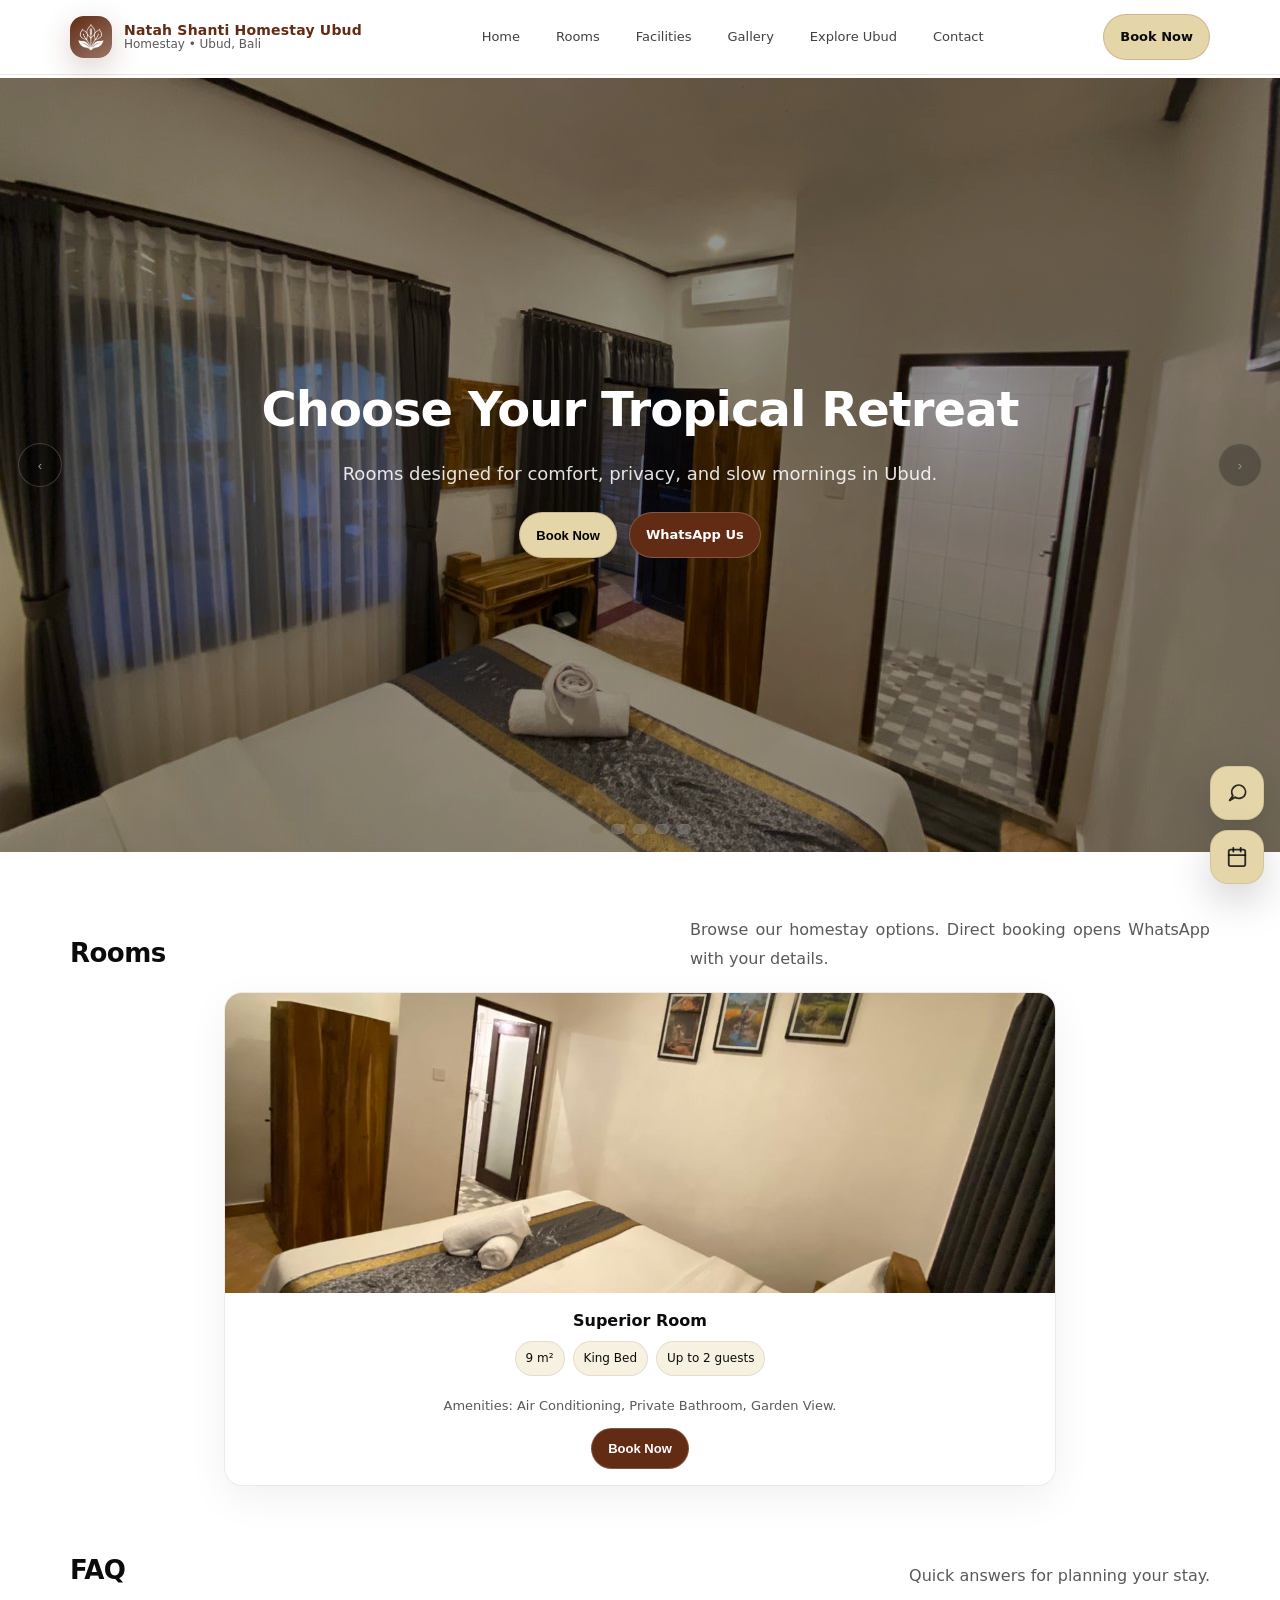
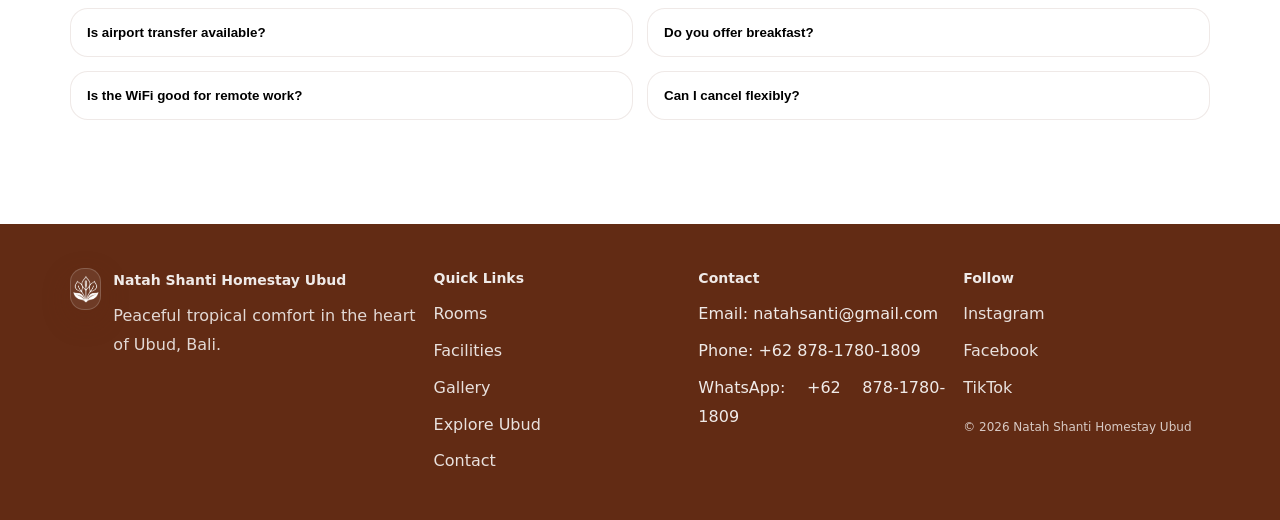
<file: rooms.html>
<!doctype html>
<html lang="en">
  <head>
    <meta charset="utf-8" />
    <meta name="viewport" content="width=device-width, initial-scale=1" />
    <title>Rooms | Natah Shanti Homestay Ubud</title>
    <meta name="description" content="Explore rooms at Natah Shanti Homestay Ubud. Tropical comfort in the heart of Ubud, Bali." />
    <meta property="og:title" content="Rooms | Natah Shanti Homestay Ubud" />
    <meta property="og:description" content="Explore rooms at Natah Shanti Homestay Ubud." />
    <link rel="stylesheet" href="css/styles.css" />
  </head>
  <body data-whatsapp-phone="6287817801809">
    <script>
      document.documentElement.setAttribute("data-whatsapp-phone", "6287817801809");
    </script>

    <header class="site-header">
      <div class="container">
        <div class="navbar">
          <a class="brand" href="index.html" aria-label="Natah Shanti Homestay Ubud">
            <span class="brand-mark" aria-hidden="true">
              <img src="assets/images/logo.png" alt="Logo" width="28" height="28" />
            </span>
            <span class="brand-title">
              <strong>Natah Shanti Homestay Ubud</strong>
              <span>Homestay • Ubud, Bali</span>
            </span>
          </a>

          <nav class="nav-links" aria-label="Primary navigation">
            <a href="index.html" data-nav-link>Home</a>
            <a href="rooms.html" data-nav-link>Rooms</a>
            <a href="facilities.html" data-nav-link>Facilities</a>
            <a href="gallery.html" data-nav-link>Gallery</a>
            <a href="explore-ubud.html" data-nav-link>Explore Ubud</a>
            <a href="contact.html" data-nav-link>Contact</a>
          </nav>

          <div class="nav-cta">
            <a class="btn btn-primary" href="#" data-nav-link data-book-now>Book Now</a>
            <button class="hamburger" data-hamburger aria-label="Open menu"><span></span><span></span><span></span></button>
          </div>
        </div>
      </div>
      <div class="mobile-drawer" data-drawer aria-hidden="true">
        <div class="container">
          <div class="drawer-inner">
            <a href="index.html" data-nav-link>Home</a>
            <a href="rooms.html" data-nav-link>Rooms</a>
            <a href="facilities.html" data-nav-link>Facilities</a>
            <a href="gallery.html" data-nav-link>Gallery</a>
            <a href="explore-ubud.html" data-nav-link>Explore Ubud</a>
            <a href="contact.html" data-nav-link>Contact</a>
          </div>
        </div>
      </div>
    </header>

    <main>
      <!-- HERO (Fullscreen image carousel, 5 slides) -->
      <section class="hero" aria-label="Rooms hero">
        <div class="hero-media hero-carousel" data-hero-carousel data-autoplay="4000">
          <!-- slide background images -->
          <div class="hero-slide is-active">
            <div class="hero-slide-bg">
              <img loading="lazy" alt="Garden room" src="assets/images/rooms/hero-1.jpg" onerror="this.style.display = 'none'" />
            </div>
          </div>
          <div class="hero-slide">
            <div class="hero-slide-bg">
              <img loading="lazy" alt="Balcony suite" src="assets/images/rooms/hero-2.jpg" onerror="this.style.display = 'none'" />
            </div>
          </div>
          <div class="hero-slide">
            <div class="hero-slide-bg">
              <img loading="lazy" alt="Private villa" src="assets/images/rooms/hero-3.jpg" onerror="this.style.display = 'none'" />
            </div>
          </div>
          <div class="hero-slide">
            <div class="hero-slide-bg">
              <img loading="lazy" alt="Tropical interior" src="assets/images/rooms/hero-4.jpg" onerror="this.style.display = 'none'" />
            </div>
          </div>
          <div class="hero-slide">
            <div class="hero-slide-bg">
              <img loading="lazy" alt="Garden view" src="assets/images/rooms/hero-5.jpg" onerror="this.style.display = 'none'" />
            </div>
          </div>

          <div class="carousel-nav" aria-hidden="false">
            <button class="carousel-arrow prev" type="button" aria-label="Previous slide" data-prev>‹</button>
            <button class="carousel-arrow next" type="button" aria-label="Next slide" data-next>›</button>
            <div class="carousel-dots" data-dots></div>
          </div>
        </div>
        <div class="hero-overlay"></div>

        <div class="container hero-content">
          <h1>Choose Your Tropical Retreat</h1>
          <p style="text-align: center">Rooms designed for comfort, privacy, and slow mornings in Ubud.</p>
          <div class="hero-actions">
            <button class="btn btn-primary" type="button" data-book-now>Book Now</button>
            <a class="btn btn-forest" href="#" data-whatsapp-btn data-wa-message="Hi! I want to book a room at Natah Shanti Homestay Ubud.">WhatsApp Us</a>
          </div>
        </div>
      </section>

      <section class="section" id="rooms">
        <div class="container">
          <div class="section-title">
            <h2>Rooms</h2>
            <p>Browse our homestay options. Direct booking opens WhatsApp with your details.</p>
          </div>

          <div class="cards-grid">
            <article class="card">
              <div class="card-media">
                <img loading="lazy" alt="Garden Room" src="assets/images/rooms/room-1.jpg" onerror="this.style.display = 'none'" />
              </div>
              <div class="card-body">
                <h3>Superior Room</h3>
                <div class="meta-row">
                  <span class="pill">9 m²</span>
                  <span class="pill">King Bed</span>
                  <span class="pill">Up to 2 guests</span>
                </div>
                <div style="color: var(--muted); font-size: 13px; margin: 8px 0 12px">Amenities: Air Conditioning, Private Bathroom, Garden View.</div>
                <div class="card-actions">
                  <button class="btn btn-forest" type="button" data-book-now data-room="Garden Room">Book Now</button>
                </div>
              </div>
            </article>
          </div>
        </div>
      </section>

      <section class="section" style="padding-top: 0">
        <div class="container">
          <div class="section-title">
            <h2>FAQ</h2>
            <p>Quick answers for planning your stay.</p>
          </div>
          <div class="faq">
            <div class="faq-item">
              <button class="faq-q" type="button">Is airport transfer available?</button>
              <div class="faq-a">Yes, we can arrange airport transfers. Contact us via WhatsApp for details.</div>
            </div>
            <div class="faq-item">
              <button class="faq-q" type="button">Do you offer breakfast?</button>
              <div class="faq-a">Yes. Breakfast service is available. We can help customize your request.</div>
            </div>
            <div class="faq-item">
              <button class="faq-q" type="button">Is the WiFi good for remote work?</button>
              <div class="faq-a">Our Free WiFi is designed to be reliable for work and browsing.</div>
            </div>
            <div class="faq-item">
              <button class="faq-q" type="button">Can I cancel flexibly?</button>
              <div class="faq-a">Direct booking includes flexible cancellation terms (as per the booking policy).</div>
            </div>
          </div>
        </div>
      </section>
    </main>

    <!-- Sticky Book Now + WhatsApp -->
    <div class="sticky-book" aria-label="Quick booking actions">
      <a class="fab" data-whatsapp-btn data-wa-message="Hi! I want to book a room at Natah Shanti Homestay Ubud." aria-label="WhatsApp booking" href="https://wa.me/6287817801809">
        <svg width="22" height="22" viewBox="0 0 24 24" fill="none" stroke="rgba(11,11,11,.85)" stroke-width="2" stroke-linecap="round" stroke-linejoin="round">
          <path d="M20.05 15.05a7.5 7.5 0 0 1-9.95 1.5L4 20l3.45-5.1a7.5 7.5 0 1 1 12.6.15Z"></path>
        </svg>
      </a>
      <div class="fab-label" style="display: none">Book Now</div>
      <button class="fab" type="button" aria-label="Book Now" onclick="document.querySelector('[data-book-now]')?.click()">
        <svg width="22" height="22" viewBox="0 0 24 24" fill="none" stroke="rgba(11,11,11,.85)" stroke-width="2" stroke-linecap="round" stroke-linejoin="round">
          <rect x="3" y="4" width="18" height="18" rx="2" ry="2"></rect>
          <line x1="16" y1="2" x2="16" y2="6"></line>
          <line x1="8" y1="2" x2="8" y2="6"></line>
          <line x1="3" y1="10" x2="21" y2="10"></line>
        </svg>
      </button>
    </div>

    <!-- Booking Modal -->
    <div class="modal" data-book-modal>
      <div class="modal-card" role="dialog" aria-modal="true" aria-label="Booking form">
        <div class="modal-head">
          <strong>Book Your Stay</strong>
          <button class="modal-close" type="button" data-book-close aria-label="Close booking form">✕</button>
        </div>
        <div class="modal-body">
          <p style="margin-top: 0; color: var(--muted); font-size: 14px">Reservation request form. Submitting will open WhatsApp with your details.</p>
          <div style="font-weight: 900; color: var(--brand-forest); margin-bottom: 10px">Room: <span data-book-room>—</span></div>
          <form class="form" data-book-form>
            <div class="field"><label for="name">Name</label><input id="name" name="name" type="text" placeholder="Your name" required /></div>
            <div class="field"><label for="email">Email</label><input id="email" name="email" type="email" placeholder="you@example.com" /></div>

            <div class="field">
              <label for="guests">Guests</label
              ><select id="guests" name="guests" required>
                <option value="1">1 guest</option>
                <option value="2" selected>2 guests</option>
                <option value="3">3 guests</option>
                <option value="4">4 guests</option>
              </select>
            </div>
            <div class="field"><label for="checkin">Check-in</label><input id="checkin" name="checkin" type="date" required /></div>
            <div class="field"><label for="checkout">Check-out</label><input id="checkout" name="checkout" type="date" required /></div>
            <div class="field" style="grid-column: 1/-1">
              <label for="note">Note (optional)</label>
              <textarea id="note" name="note" placeholder="Any preferences or questions?"></textarea>
            </div>
            <div class="form-actions">
              <button class="btn btn-primary" type="submit">Send via WhatsApp</button>
              <a class="btn btn-forest" href="mailto:madededi539@gmail.com">Send Via Email</a>
            </div>
          </form>
        </div>
      </div>
    </div>

    <footer class="site-footer">
      <div class="container">
        <div class="footer-grid">
          <div>
            <div class="footer-brand">
              <span class="brand-mark" aria-hidden="true" style="background: rgba(255, 255, 255, 0.08); border: 1px solid rgba(255, 255, 255, 0.18)">
                <img src="assets/images/logo.png" alt="Logo" width="28" height="28" />
              </span>
              <div>
                <h3 style="margin-top: 2px">Natah Shanti Homestay Ubud</h3>
                <p>Peaceful tropical comfort in the heart of Ubud, Bali.</p>
              </div>
            </div>
          </div>
          <div>
            <h3>Quick Links</h3>
            <p style="margin: 0; display: flex; flex-direction: column; gap: 8px">
              <a href="rooms.html">Rooms</a>
              <a href="facilities.html">Facilities</a>
              <a href="gallery.html">Gallery</a>
              <a href="explore-ubud.html">Explore Ubud</a>
              <a href="contact.html">Contact</a>
            </p>
          </div>
          <div>
            <h3>Contact</h3>
            <p style="margin: 0; display: flex; flex-direction: column; gap: 8px">
              <span>Email: natahsanti@gmail.com</span>
              <span>Phone: +62 878-1780-1809</span>
              <span>WhatsApp: +62 878-1780-1809</span>
            </p>
          </div>
          <div>
            <h3>Follow</h3>
            <p style="margin: 0; display: flex; flex-direction: column; gap: 8px">
              <a href="#">Instagram</a>
              <a href="#">Facebook</a>
              <a href="#">TikTok</a>
            </p>
            <p style="margin-top: 14px; color: rgba(255, 255, 255, 0.75); font-size: 12px">© <span id="year"></span> Natah Shanti Homestay Ubud</p>
          </div>
        </div>
      </div>
    </footer>

    <script>
      document.getElementById("year").textContent = new Date().getFullYear();
    </script>
    <script src="js/main.js" defer></script>
  </body>
</html>
</file>
<file: css/styles.css>
/* Natah Shanti Homestay Ubud - Tropical Balinese Theme */

:root {
  --brand-forest: #622b14;
  --brand-sand: #e4d6a9;
  --bg: #ffffff;
  --text: #0b0b0b;
  --muted: rgba(11, 11, 11, 0.68);
  --card: rgba(255, 255, 255, 0.86);
  --shadow: 0 18px 60px rgba(0, 0, 0, 0.1);
  --radius: 18px;
  --radius-sm: 12px;
  --max: 1180px;
  --focus: 0 0 0 4px rgba(228, 214, 169, 0.45);
}

* {
  box-sizing: border-box;
}
html,
body {
  height: 100%;
}
body {
  margin: 0;
  font-family:
    ui-sans-serif,
    system-ui,
    -apple-system,
    Segoe UI,
    Roboto,
    Helvetica,
    Arial,
    "Apple Color Emoji",
    "Segoe UI Emoji";
  color: var(--text);
  background: var(--bg);
  line-height: 1.55;
}

a {
  color: inherit;
  text-decoration: none;
}
img {
  max-width: 100%;
  display: block;
}

.container {
  width: 100%;
  max-width: var(--max);
  margin: 0 auto;
  padding: 0 20px;
}

p {
  text-align: justify;
  line-height: 1.8;
}

/* Top nav */
.site-header {
  position: fixed;
  inset: 0 0 auto 0;
  z-index: 50;
  background: rgba(255, 255, 255, 0.75);
  backdrop-filter: blur(10px);
  border-bottom: 1px solid rgba(98, 43, 20, 0.12);
}
.navbar {
  display: flex;
  align-items: center;
  justify-content: space-between;
  gap: 16px;
  padding: 14px 0;
}
.brand {
  display: flex;
  align-items: center;
  gap: 12px;
}
.brand-mark {
  width: 42px;
  height: 42px;
  border-radius: 14px;
  background: linear-gradient(145deg, rgba(98, 43, 20, 1), rgba(98, 43, 20, 0.65));
  display: grid;
  place-items: center;
  box-shadow: 0 10px 30px rgba(98, 43, 20, 0.22);
}
.brand-mark svg {
  fill: #fff;
}
.brand-title {
  display: flex;
  flex-direction: column;
  line-height: 1.1;
}
.brand-title strong {
  color: var(--brand-forest);
  font-size: 14px;
  letter-spacing: 0.2px;
}
.brand-title span {
  font-size: 12px;
  color: var(--muted);
}

.nav-links {
  display: flex;
  gap: 16px;
  align-items: center;
}
.nav-links a {
  font-size: 13px;
  color: rgba(11, 11, 11, 0.78);
  padding: 10px 10px;
  border-radius: 999px;
  transition:
    background 0.2s ease,
    color 0.2s ease;
}
.nav-links a:hover {
  background: rgba(228, 214, 169, 0.35);
  color: var(--brand-forest);
}

.nav-cta {
  display: flex;
  align-items: center;
  gap: 10px;
}
.btn {
  display: inline-flex;
  align-items: center;
  justify-content: center;
  gap: 10px;
  padding: 12px 16px;
  border-radius: 999px;
  font-weight: 700;
  font-size: 13px;
  border: 1px solid rgba(0, 0, 0, 0.08);
  background: rgba(255, 255, 255, 0.8);
  transition:
    transform 0.12s ease,
    box-shadow 0.2s ease,
    background 0.2s ease;
}
.btn:focus {
  outline: none;
  box-shadow: var(--focus);
}
.btn:hover {
  transform: translateY(-1px);
  box-shadow: 0 16px 40px rgba(0, 0, 0, 0.1);
}
.btn-primary {
  background: var(--brand-sand);
  border-color: rgba(98, 43, 20, 0.18);
}
.btn-primary:hover {
  background: #e8ddb8;
}
.btn-forest {
  background: var(--brand-forest);
  color: #fff;
  border-color: rgba(255, 255, 255, 0.2);
}
.btn-forest:hover {
  background: #4f2310;
}

.hamburger {
  display: none;
  background: transparent;
  border: none;
  padding: 10px;
}
.hamburger span {
  display: block;
  width: 22px;
  height: 2px;
  background: rgba(11, 11, 11, 0.75);
  margin: 5px 0;
  border-radius: 999px;
}

/* Mobile menu */
.mobile-drawer {
  display: none;
  padding: 0 20px 16px;
}
.mobile-drawer .drawer-inner {
  border: 1px solid rgba(98, 43, 20, 0.12);
  background: rgba(255, 255, 255, 0.9);
  border-radius: var(--radius);
  padding: 12px;
}
.mobile-drawer a {
  display: block;
  padding: 12px 10px;
  border-radius: 12px;
  color: rgba(11, 11, 11, 0.78);
}
.mobile-drawer a:hover {
  background: rgba(228, 214, 169, 0.35);
}

/* Layout spacing */
main {
  padding-top: 78px;
}

/* Hero */
.hero {
  min-height: 86vh;
  position: relative;
  display: grid;
  align-items: center;
  overflow: hidden;
}

.hero-video {
  position: absolute;
  top: 50%;
  left: 50%;
  width: 177.78vh;
  height: 56.25vw;
  min-width: 100%;
  min-height: 100%;
  transform: translate(-50%, -50%);
  border: 0;
  pointer-events: none;
}
.hero-media {
  position: absolute;
  inset: 0;
  z-index: 0;
  background: #111;
}
.hero-media img,
.hero-media .hero-slide-bg {
  width: 100%;
  height: 100%;
  object-fit: cover;
}
.hero-overlay {
  position: absolute;
  inset: 0;
  background: rgba(0, 0, 0, 0.42);
  z-index: 1;
}
.hero-content {
  position: relative;
  z-index: 2;
  text-align: center;
  padding: 40px 0;
}
.hero-content h1 {
  color: #fff;
  font-size: clamp(26px, 4.1vw, 48px);
  margin: 0 0 12px;
  letter-spacing: -0.02em;
}
.hero-content p {
  color: rgba(255, 255, 255, 0.88);
  font-size: clamp(14px, 1.7vw, 18px);
  max-width: 820px;
  margin: 0 auto 22px;
}
.hero-actions {
  display: flex;
  justify-content: center;
  gap: 12px;
  flex-wrap: wrap;
}

/* Carousel UI */
.hero-carousel {
  width: 100%;
  height: 100%;
  position: absolute;
  inset: 0;
  z-index: 0;
}
.hero-slide {
  position: absolute;
  inset: 0;
  opacity: 0;
  transition: opacity 900ms ease;
}
.hero-slide.is-active {
  opacity: 1;
}
.hero-slide-bg {
  position: absolute;
  inset: 0;
}

.carousel-nav {
  position: absolute;
  inset: 0;
  z-index: 3;
  pointer-events: none;
}
.carousel-arrow {
  pointer-events: auto;
  position: absolute;
  top: 50%;
  transform: translateY(-50%);
  width: 44px;
  height: 44px;
  border-radius: 999px;
  border: 1px solid rgba(255, 255, 255, 0.35);
  background: rgba(0, 0, 0, 0.25);
  color: #fff;
  display: grid;
  place-items: center;
  cursor: pointer;
}
.carousel-arrow:hover {
  background: rgba(0, 0, 0, 0.4);
}
.carousel-arrow:focus {
  outline: none;
  box-shadow: 0 0 0 4px rgba(255, 255, 255, 0.22);
}
.carousel-arrow.prev {
  left: 18px;
}
.carousel-arrow.next {
  right: 18px;
}

.carousel-dots {
  position: absolute;
  bottom: 18px;
  left: 0;
  right: 0;
  z-index: 3;
  display: flex;
  justify-content: center;
  gap: 8px;
}
.dot {
  width: 10px;
  height: 10px;
  border-radius: 999px;
  background: rgba(255, 255, 255, 0.38);
  border: 1px solid rgba(255, 255, 255, 0.25);
  cursor: pointer;
}
.dot.is-active {
  background: var(--brand-sand);
  border-color: rgba(228, 214, 169, 0.9);
}

/* Content sections */
.section {
  padding: 64px 0;
}
.section-title {
  display: flex;
  align-items: flex-end;
  justify-content: space-between;
  gap: 14px;
  margin-bottom: 18px;
}
.section-title h2 {
  margin: 0;
  font-size: 26px;
  letter-spacing: -0.02em;
}
.section-title p {
  margin: 0;
  color: var(--muted);
  max-width: 520px;
}

.cards-grid {
  display: grid;
  grid-template-columns: repeat(12, 1fr);
  gap: 16px;

  grid-template-columns: repeat(auto-fit, minmax(320px, 380px));
  justify-content: center;
  gap: 24px;
}

/* Rooms preview: ensure featured room card block is centered */
#rooms-preview .cards-grid {
  justify-content: center;
}

#rooms-preview .card {
  justify-self: center;
}

.card {
  grid-column: span 4;
  background: var(--card);
  border: 1px solid rgba(98, 43, 20, 0.1);
  border-radius: var(--radius);
  overflow: hidden;
  box-shadow: 0 12px 40px rgba(0, 0, 0, 0.06);
  text-align: center;
  align-items: center;
}
.card-media {
  height: 300px;
  background: #f2f2f2;
}
.card-media img {
  width: 100%;
  height: 100%;
  object-fit: cover;
}
.card-body {
  padding: 16px;
  display: flex;
  flex-direction: column;
  align-items: center;
}
.card-body h3 {
  margin: 0 0 8px;
  font-size: 16px;
}
.meta-row {
  display: flex;
  flex-wrap: wrap;
  gap: 8px;
  margin-bottom: 12px;
}
.pill {
  font-size: 12px;
  padding: 7px 10px;
  border-radius: 999px;
  background: rgba(228, 214, 169, 0.35);
  border: 1px solid rgba(98, 43, 20, 0.1);
}
.card-actions {
  display: flex;
  gap: 10px;
  flex-wrap: wrap;
}

/* Facilities icons */
.icon-card {
  grid-column: span 3;
  padding: 18px;
  background: rgba(255, 255, 255, 0.88);
  border: 1px solid rgba(98, 43, 20, 0.1);
  border-radius: var(--radius);
  box-shadow: 0 12px 40px rgba(0, 0, 0, 0.06);
  text-align: center;
  display: flex;
  flex-direction: column;
  align-items: center;
  justify-content: flex-start;
}

.icon-top {
  display: flex;
  align-items: center;
  gap: 12px;
  margin-bottom: 10px;
}
.icon-badge {
  width: 44px;
  height: 44px;
  border-radius: 14px;
  display: grid;
  place-items: center;
  background: rgba(228, 214, 169, 0.55);
  border: 1px solid rgba(98, 43, 20, 0.12);
}
.icon-card h3 {
  margin: 0;
  font-size: 14px;
}
.icon-card p {
  margin: 0;
  color: var(--muted);
  font-size: 13px;
}

/* Testimonials */
.slider {
  position: relative;
  overflow: hidden;
  border-radius: var(--radius);
  border: 1px solid rgba(98, 43, 20, 0.1);
  background: rgba(255, 255, 255, 0.78);
  box-shadow: 0 12px 40px rgba(0, 0, 0, 0.06);
}
.slider-track {
  display: flex;
  transition: transform 450ms ease;
}
.review {
  min-width: 100%;
  padding: 22px;
}
.review p {
  margin: 0 0 14px;
  font-size: 15px;
  color: rgba(11, 11, 11, 0.86);
}
.stars {
  color: #c09a2b;
  letter-spacing: 1px;
  margin-bottom: 10px;
}
.review .who {
  display: flex;
  align-items: center;
  gap: 12px;
}
.avatar {
  width: 44px;
  height: 44px;
  border-radius: 50%;
  background: rgba(98, 43, 20, 0.12);
  border: 1px solid rgba(98, 43, 20, 0.18);
  display: grid;
  place-items: center;
  font-weight: 800;
}
.review .who strong {
  font-size: 14px;
}
.review .who span {
  color: var(--muted);
  font-size: 12px;
  display: block;
  margin-top: 2px;
}

/* FAQ */
.faq {
  display: grid;
  grid-template-columns: 1fr 1fr;
  gap: 14px;
}
.faq-item {
  border: 1px solid rgba(98, 43, 20, 0.1);
  background: rgba(255, 255, 255, 0.85);
  border-radius: var(--radius);
  overflow: hidden;
}
.faq-q {
  width: 100%;
  text-align: left;
  background: transparent;
  border: none;
  padding: 16px;
  cursor: pointer;
  font-weight: 800;
}
.faq-a {
  padding: 0 16px 16px;
  color: var(--muted);
  display: none;
}
.faq-item.is-open .faq-a {
  display: block;
}

/* Masonry */
.masonry {
  columns: 3;
  column-gap: 14px;
}
.masonry-item {
  break-inside: avoid;
  margin-bottom: 14px;
  border-radius: var(--radius-sm);
  overflow: hidden;
  border: 1px solid rgba(98, 43, 20, 0.1);
  background: #f8f8f8;
}
.masonry-item img {
  width: 100%;
  height: auto;
}

/* Lightbox */
.lightbox {
  position: fixed;
  inset: 0;
  display: none;
  background: rgba(0, 0, 0, 0.75);
  z-index: 100;
}
.lightbox.is-open {
  display: grid;
  place-items: center;
  padding: 20px;
}
.lightbox-inner {
  max-width: 1100px;
  width: 100%;
}
.lightbox img {
  width: 100%;
  height: auto;
  border-radius: var(--radius);
}

/* Footer */
.site-footer {
  background: var(--brand-forest);
  color: rgba(255, 255, 255, 0.9);
  padding: 44px 0;
  margin-top: 40px;
}
.footer-grid {
  display: grid;
  grid-template-columns: 1.4fr 1fr 1fr 1fr;
  gap: 18px;
}
.footer-grid h3 {
  margin: 0 0 10px;
  font-size: 14px;
}
.footer-grid a {
  color: rgba(255, 255, 255, 0.86);
}
.footer-grid a:hover {
  color: #fff;
}
.footer-brand {
  display: flex;
  gap: 12px;
  align-items: flex-start;
}
.footer-brand p {
  margin: 0;
  color: rgba(255, 255, 255, 0.82);
}

/* Footer Responsive Tablet */
@media (max-width: 992px) {
  .footer-grid {
    grid-template-columns: repeat(2, 1fr);
    gap: 30px;
  }
}

/* Footer Responsive Mobile */
@media (max-width: 768px) {
  .site-footer {
    padding: 40px 0 25px;
    text-align: center;
  }

  /* Force footer to become single-column on mobile */
  .footer-grid {
    grid-template-columns: 1fr !important;
    justify-items: center;
    gap: 24px;
    text-align: center;
  }

  .footer-grid > div {
    width: 100%;
    display: flex;
    flex-direction: column;
    align-items: center;
    text-align: center;
  }

  .footer-brand {
    flex-direction: column;
    align-items: center;
    text-align: center;
  }

  .brand-mark {
    margin-bottom: 10px;
  }

  .site-footer h3 {
    margin-bottom: 12px;
    text-align: center;
  }

  /* Keep footer text blocks from looking cramped on mobile */
  .site-footer p {
    margin-left: auto;
    margin-right: auto;
    max-width: 360px;
    text-align: center;
  }

  /* Ensure footer links stack nicely and centered */
  .site-footer .footer-grid > div p {
    display: flex !important;
    flex-direction: column;
    align-items: center;
    gap: 8px;
  }
}

.footer-bottom {
  margin-top: 40px;
  padding-top: 20px;
  border-top: 1px solid rgba(255, 255, 255, 0.1);
  text-align: center;
  font-size: 14px;
  color: rgba(255, 255, 255, 0.7);
}
/* Forms */
.form {
  display: grid;
  grid-template-columns: 1fr 1fr;
  gap: 12px;
}
.field {
  display: flex;
  flex-direction: column;
  gap: 8px;
}
.field label {
  font-size: 12px;
  color: var(--muted);
  font-weight: 800;
}
.field input,
.field select,
.field textarea {
  padding: 12px 12px;
  border-radius: 14px;
  border: 1px solid rgba(98, 43, 20, 0.14);
  background: rgba(255, 255, 255, 0.92);
  font-size: 14px;
}
.field textarea {
  min-height: 110px;
  resize: vertical;
  grid-column: 1 / -1;
}
.form-actions {
  grid-column: 1 / -1;
  display: flex;
  gap: 12px;
  flex-wrap: wrap;
}

/* Sticky book */
.sticky-book {
  position: fixed;
  right: 16px;
  bottom: 16px;
  z-index: 120;
  display: flex;
  flex-direction: column;
  gap: 10px;
}

.fab {
  width: 54px;
  height: 54px;
  border-radius: 18px;
  border: 1px solid rgba(0, 0, 0, 0.08);
  background: var(--brand-sand);
  box-shadow: 0 16px 40px rgba(0, 0, 0, 0.18);
  display: grid;
  place-items: center;
  cursor: pointer;
}
.fab:focus {
  outline: none;
  box-shadow: var(--focus);
}

.sticky-book .fab-label {
  background: rgba(255, 255, 255, 0.92);
  border: 1px solid rgba(98, 43, 20, 0.12);
  border-radius: 14px;
  padding: 10px 12px;
  font-size: 12px;
  font-weight: 900;
  box-shadow: 0 16px 40px rgba(0, 0, 0, 0.1);
}

/* Modal */
.modal {
  position: fixed;
  inset: 0;
  display: none;
  background: rgba(0, 0, 0, 0.55);
  z-index: 200;
}
.modal.is-open {
  display: grid;
  place-items: center;
  padding: 22px;
}
.modal-card {
  width: min(760px, 100%);
  background: rgba(255, 255, 255, 0.95);
  border-radius: var(--radius);
  border: 1px solid rgba(98, 43, 20, 0.14);
  box-shadow: var(--shadow);
  overflow: hidden;
}
.modal-head {
  display: flex;
  align-items: center;
  justify-content: space-between;
  padding: 16px 16px;
  background: rgba(98, 43, 20, 0.06);
}
.modal-head strong {
  color: var(--brand-forest);
}
.modal-close {
  width: 40px;
  height: 40px;
  border-radius: 14px;
  border: 1px solid rgba(98, 43, 20, 0.12);
  background: rgba(255, 255, 255, 0.9);
  cursor: pointer;
}
.modal-body {
  padding: 16px;
}

/* Reduced motion */
@media (prefers-reduced-motion: reduce) {
  * {
    scroll-behavior: auto !important;
    transition: none !important;
    animation: none !important;
  }
}

/* Responsive */
@media (max-width: 980px) {
  .card {
    grid-column: span 6;
  }
  .icon-card {
    grid-column: span 6;
  }
  .footer-grid {
    grid-template-columns: 1fr 1fr;
  }
  .faq {
    grid-template-columns: 1fr;
  }
  .masonry {
    columns: 2;
  }
}
@media (max-width: 640px) {
  main {
    padding-top: 72px;
  }
  .nav-links {
    display: none;
  }
  .hamburger {
    display: block;
  }
  .mobile-drawer {
    display: block;
  }
  .mobile-drawer[aria-hidden="true"] {
    display: none;
  }
  .card {
    grid-column: span 12;
  }
  .icon-card {
    grid-column: span 12;
  }
  .masonry {
    columns: 1;
  }
  .form {
    grid-template-columns: 1fr;
  }
}
</file>
